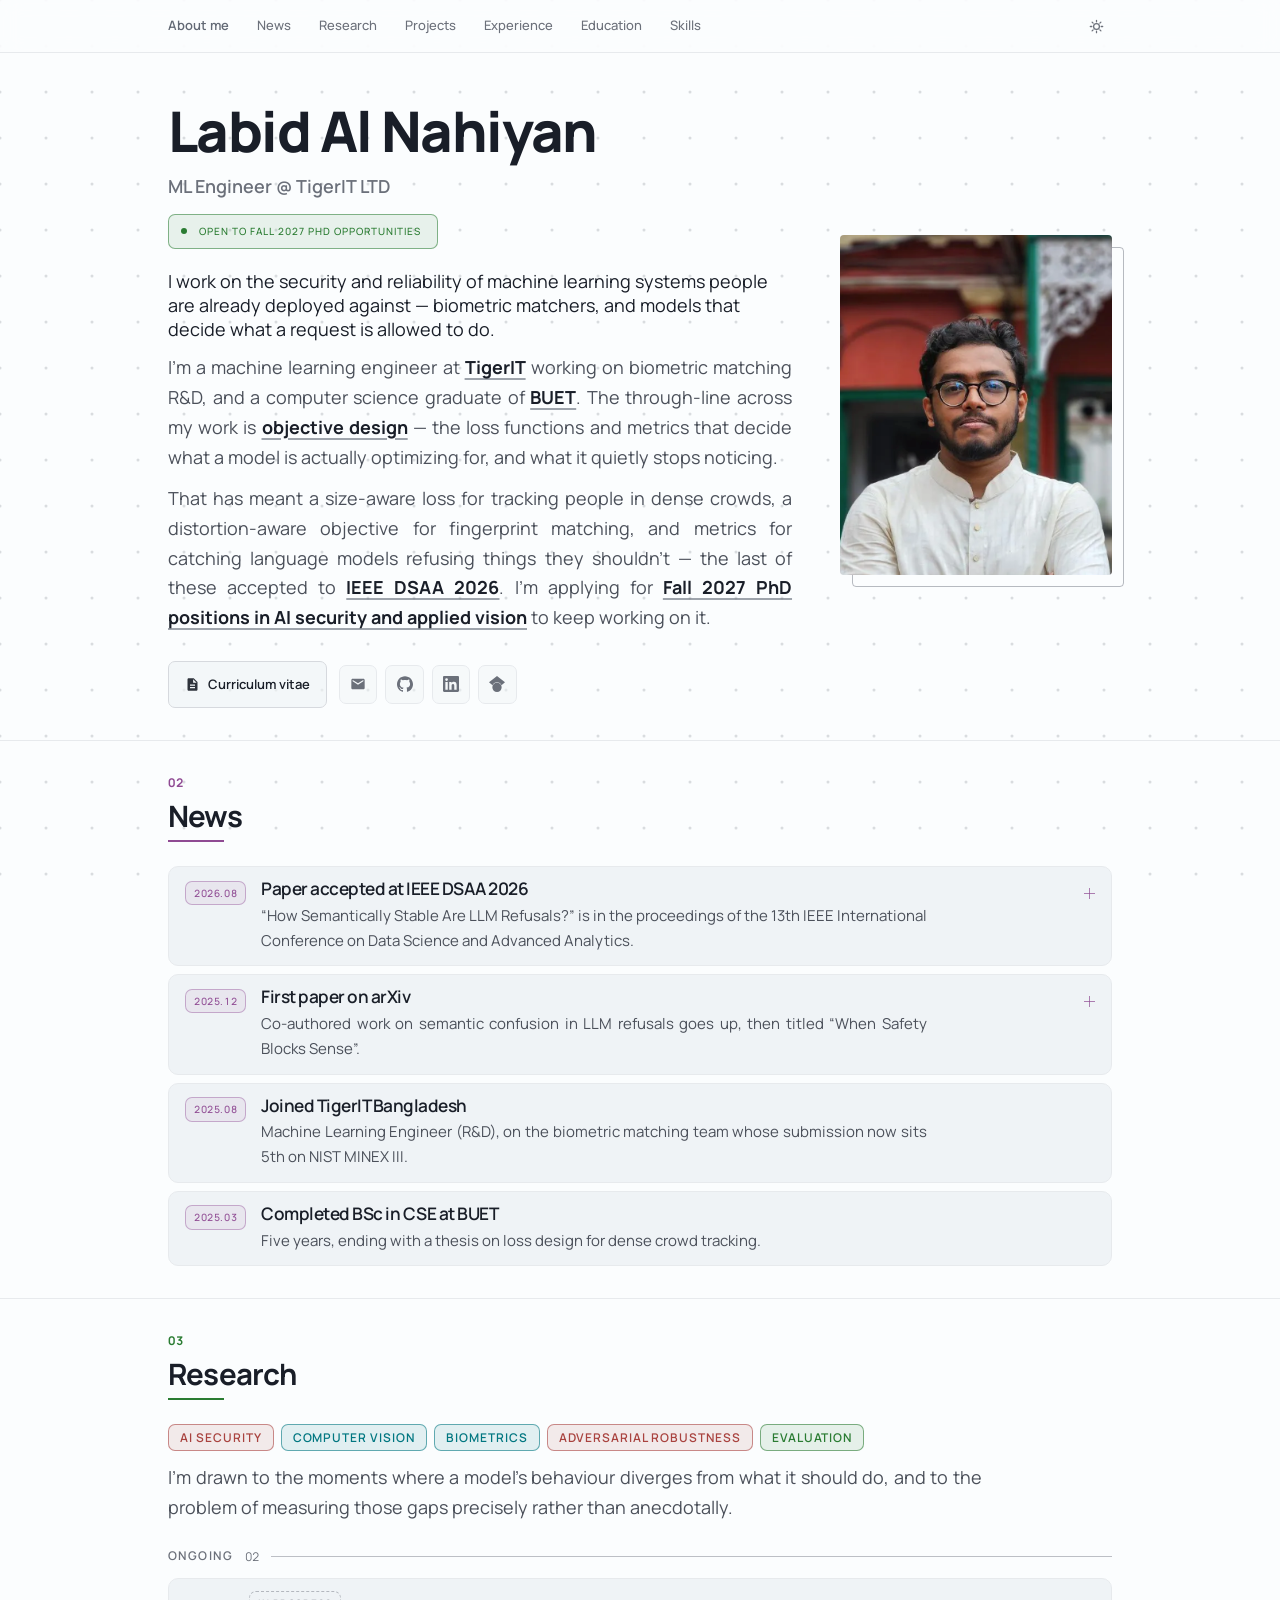
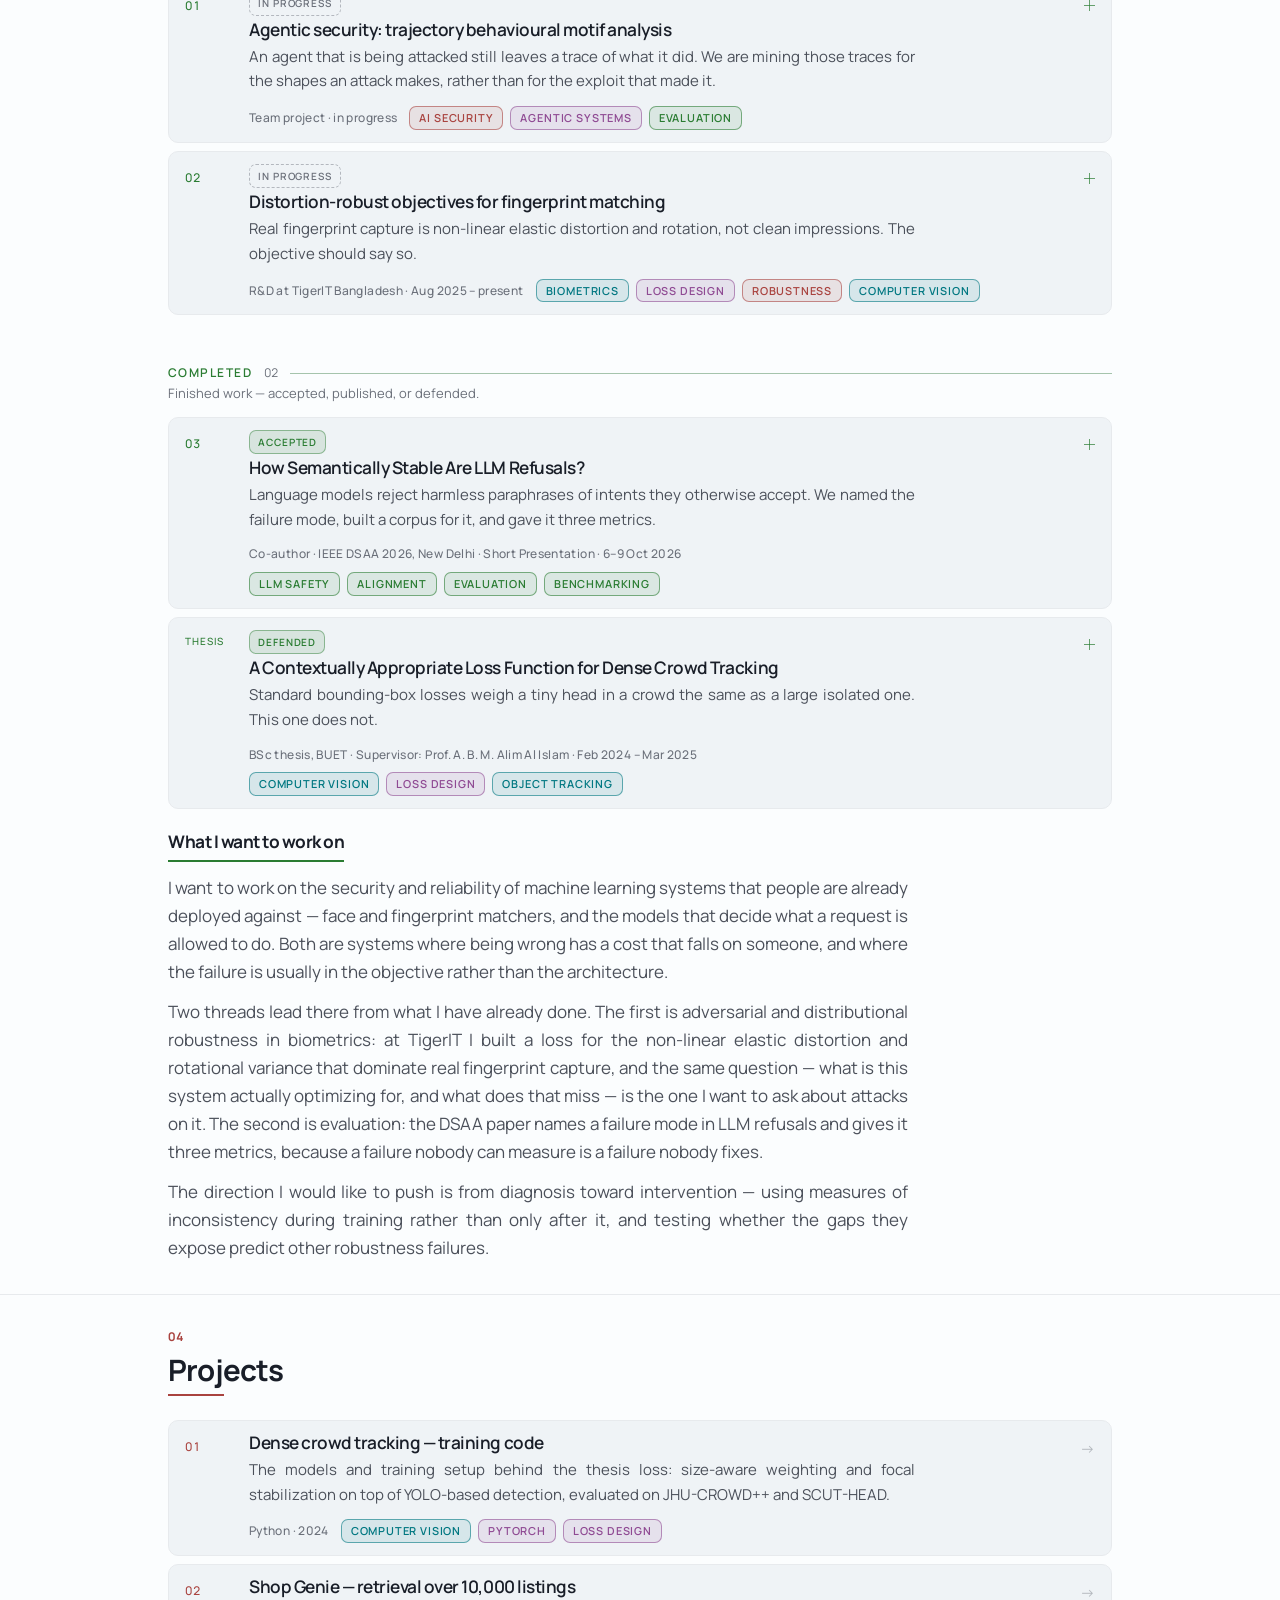
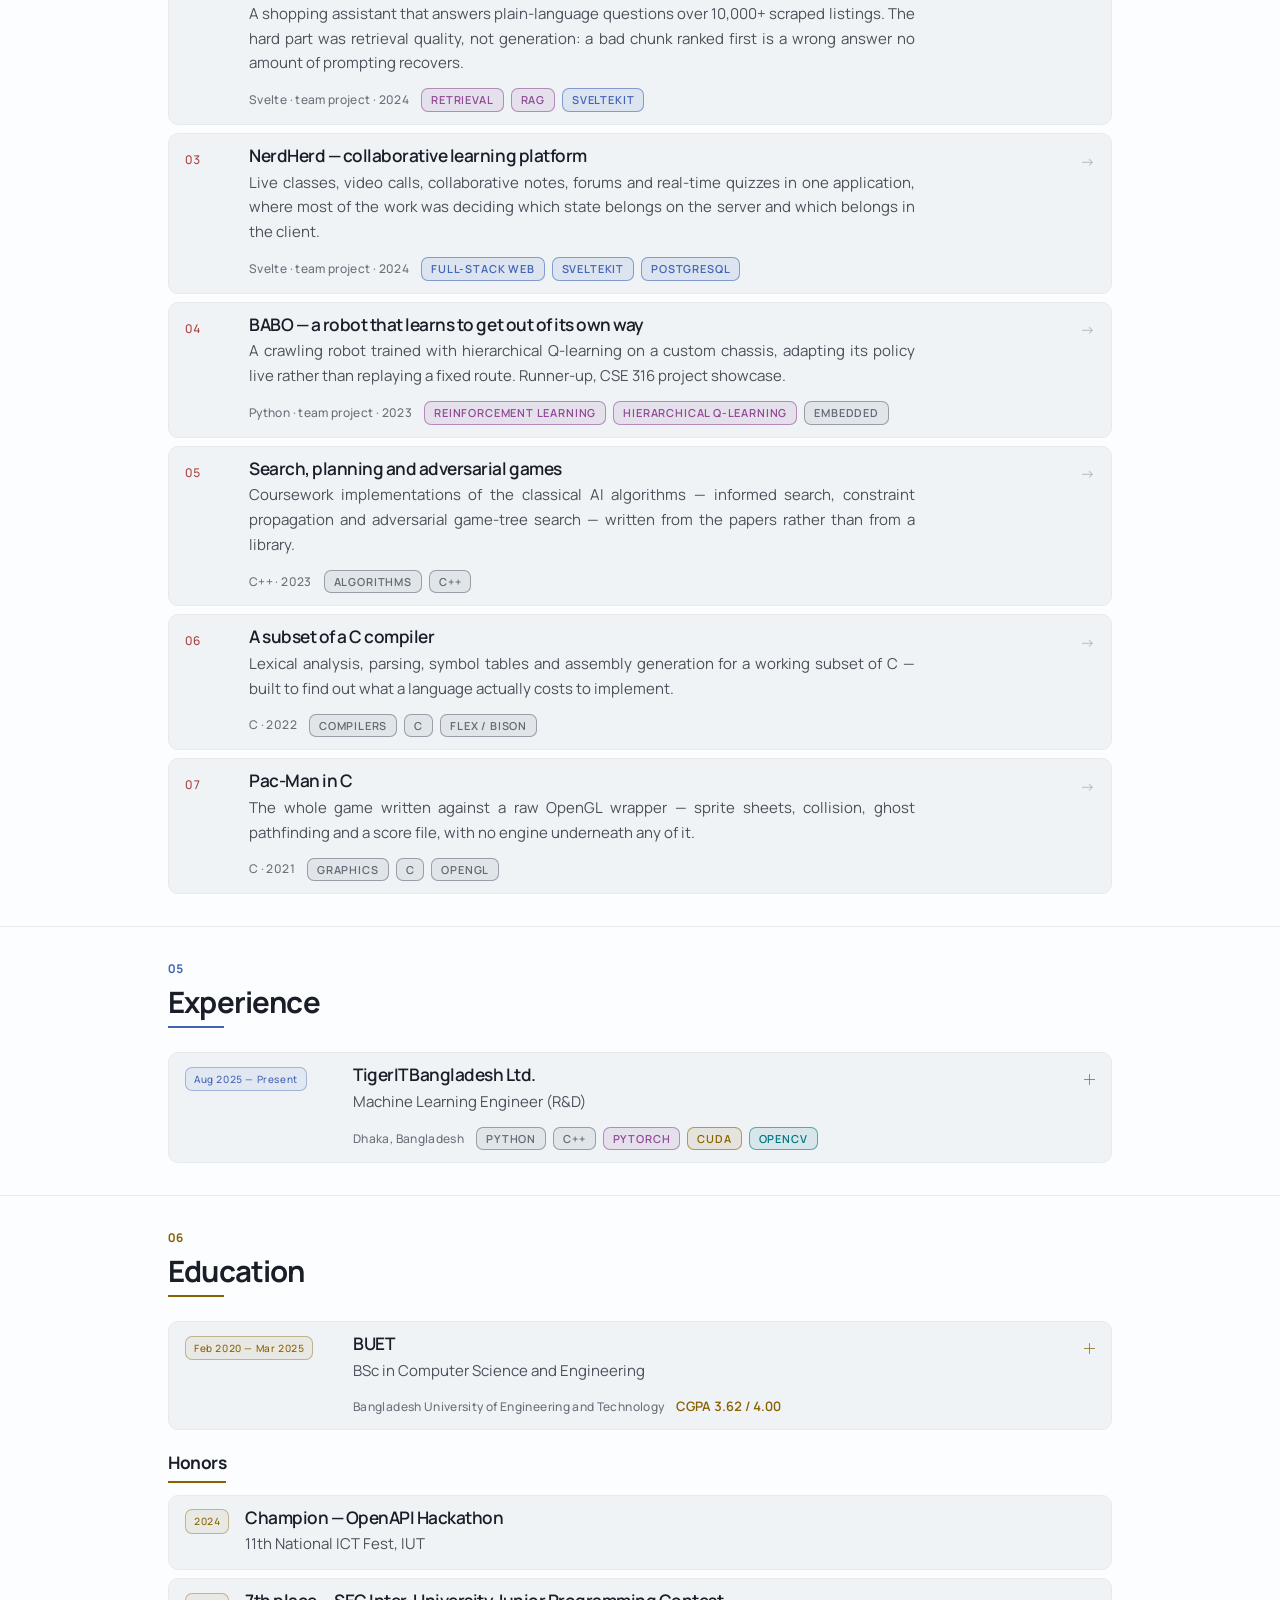
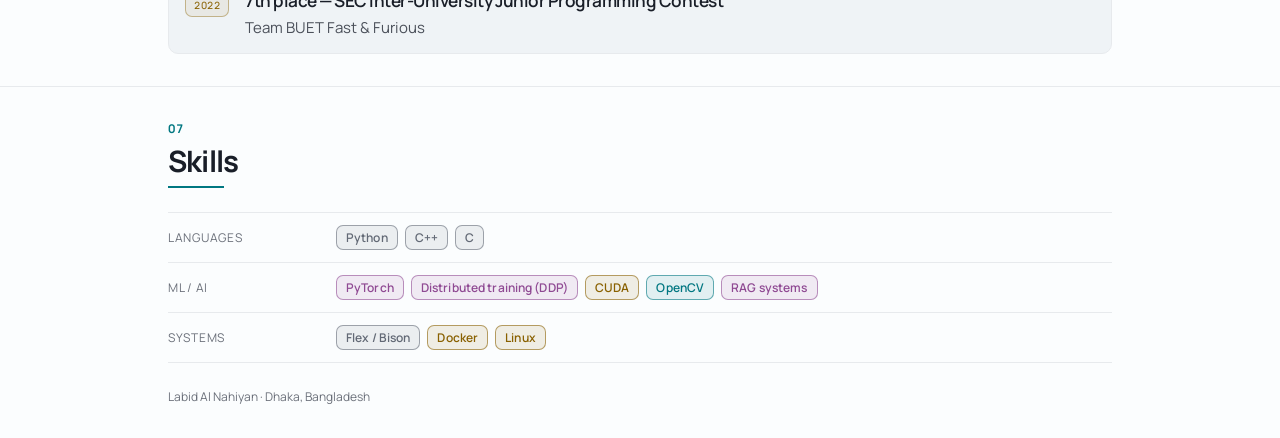
<file: index.html>
<!DOCTYPE html>
<html lang="en">
<head>
  <meta charset="UTF-8" />
  <meta name="viewport" content="width=device-width, initial-scale=1" />
  <meta name="theme-color" content="#fbfdfe" media="(prefers-color-scheme: light)" />
  <meta name="theme-color" content="#171b28" media="(prefers-color-scheme: dark)" />

  <!-- Both are replaced at runtime from content/site.js; these are what a
       crawler sees before scripts run. -->
  <title>Labid Al Nahiyan — ML / AI researcher </title>
  <meta name="description" content="Labid Al Nahiyan works on the security and reliability of machine learning systems — biometric matching and LLM evaluation. Author on an IEEE DSAA 2026 paper. Applying for Fall 2027 PhD positions." />

  <meta property="og:type" content="profile" />
  <meta property="og:title" content="Labid Al Nahiyan — ML / AI researcher" />
  <meta property="og:description" content="Security and reliability of machine learning systems — biometric matching and LLM evaluation. Author on an IEEE DSAA 2026 paper. Applying for Fall 2027 PhD positions." />

  <!-- One family, five weights — see the note in tokens.css. Manrope is
       variable 400..800, so this is a single file and hierarchy comes from
       weight and size rather than from mixing typefaces. -->
  <link rel="preconnect" href="https://fonts.googleapis.com" />
  <link rel="preconnect" href="https://fonts.gstatic.com" crossorigin />
  <link rel="stylesheet" href="https://fonts.googleapis.com/css2?family=Manrope:wght@400..800&display=swap" />

  <!-- Two bars of different length: the site's own mark, and its argument. -->
  <link rel="icon" href="data:image/svg+xml,%3Csvg%20xmlns=&#39;http://www.w3.org/2000/svg&#39;%20viewBox=&#39;0%200%2032%2032&#39;%3E%3Crect%20width=&#39;32&#39;%20height=&#39;32&#39;%20rx=&#39;7&#39;%20fill=&#39;%23171b28&#39;/%3E%3Crect%20x=&#39;7&#39;%20y=&#39;11&#39;%20width=&#39;18&#39;%20height=&#39;3&#39;%20rx=&#39;1.5&#39;%20fill=&#39;%23b2b9c6&#39;/%3E%3Crect%20x=&#39;7&#39;%20y=&#39;18&#39;%20width=&#39;10&#39;%20height=&#39;3&#39;%20rx=&#39;1.5&#39;%20fill=&#39;%2381cf84&#39;/%3E%3C/svg%3E" />

  <link rel="stylesheet" href="assets/css/tokens.css" />
  <link rel="stylesheet" href="assets/css/site.css" />

  <script>
    /* Runs before first paint.

       `js` switches on the scroll-reveal system — without it the page is
       simply visible. `intro-done` keeps the opening from replaying on a
       refresh or a return visit within the same session; because it is set
       here, in <head>, the layer is `display: none` before it is ever parsed,
       so a repeat visit shows no flash of it.

       The timer is the failsafe. The opening runs on CSS animations that
       start at first paint and finish at ~1.2s; 2s is comfortably past that,
       and it fires whatever happened to the module. The portfolio must always
       become usable. */
    (function () {
      var root = document.documentElement;
      root.classList.add("js");

      /* MUST MATCH `intro.enabled` IN content/site.js. There is a test that
         fails if these two disagree, because the duplication is otherwise a
         trap.

         Why it is duplicated at all: the opening has to be in the HTML to
         paint at first frame rather than waiting for a module, and this
         script runs before any module has been parsed — so it cannot ask
         content/site.js. Without the flag here, switching the opening off
         still paints the panels for ~44ms before the module removes them,
         which is a flash of a blank page. Measured. */
      var INTRO_ENABLED = false;
      if (!INTRO_ENABLED) root.classList.add("intro-done");

      /* THEME, AND WHY IT IS HERE RATHER THAN IN A MODULE.
         A saved choice has to be on <html> before the first paint, or the
         page paints light and then snaps to dark — the flash every themed
         site gets wrong. A module cannot do it: it is deferred by definition.
         With nothing saved the attribute stays off and the stylesheet follows
         prefers-color-scheme on its own. */
      try {
        var saved = localStorage.getItem("labid-theme");
        if (saved === "dark" || saved === "light") root.setAttribute("data-theme", saved);
      } catch (e) {}

      try {
        if (sessionStorage.getItem("labid-intro-seen") === "true" && !/[?&]intro\b/.test(location.search)) root.classList.add("intro-done");
      } catch (e) {}
      setTimeout(function () { root.classList.add("intro-done"); }, 2000);
    })();
  </script>
</head>
<body>
  <a class="skip-link" href="#main">Skip to content</a>

  <!-- The opening. Two ivory panels cover the viewport; the identity sits on
       top of them; then the panels part and the portfolio is already there
       underneath, fully rendered.

       `data-state="play"` is written here, not set by script. The whole
       sequence is CSS animations, so it starts at first paint rather than
       waiting for a module to download and execute — which is what used to
       push a ~1.2s opening out past two seconds. JavaScript only clears the
       layer away afterwards, and if it never arrives the panels still part
       and the head failsafe removes the layer. -->
  <div class="intro" data-intro data-state="play" aria-hidden="true">
    <div class="intro__panel intro__panel--top"></div>
    <div class="intro__panel intro__panel--bottom"></div>
    <div class="intro__inner">
      <p class="intro__label" data-intro-name>Labid Al Nahiyan</p>
      <p class="intro__roles" data-intro-roles>Software engineer · ML / AI researcher</p>
      <span class="intro__rule" aria-hidden="true"></span>
    </div>
  </div>

  <!-- The ambient ground: one still lattice, disturbed only where the cursor
       is. Purely decorative — pointer-events none, aria-hidden, drawn at half
       strength, hidden until the opening has finished, and switched off
       entirely unless content/site.js says otherwise. -->
  <div class="ambient" data-ambient aria-hidden="true">
    <canvas class="ambient__field" data-ambient-field></canvas>
  </div>

  <!-- PAGE SHELL.
       A sticky bar across the top and one reading column under it. The fixed
       identity rail this replaced put the portrait, the contacts and the whole
       navigation permanently down the left — which worked, and which was asked
       to go: it is a layout almost nothing else in academia uses, and the page
       it framed had to live in the 70% left over. The identity now sits in the
       hero at full size, where a reader meets it once and does not need it
       held on screen afterwards. -->
  <header class="topbar" data-topbar></header>

  <main id="main" class="flow" data-flow>
    <noscript>
      <div class="frame" style="padding-block: 4rem 3rem; max-width: 46rem">
        <h1 class="hero__name" style="font-size: 2.5rem">Labid Al Nahiyan</h1>
        <p style="margin-top: 1.5rem; color: var(--ink-2)">
          ML / AI researcher. I work on the security and reliability of machine
          learning systems — biometric matching and LLM evaluation. Applying for
          Fall 2027 PhD positions in AI security and applied vision.
        </p>
        <p style="margin-top: 1.5rem; color: var(--ink-2)">
          This page builds itself with JavaScript. With it switched off, reach me at
          <a class="link" href="mailto:labid.nahiyan12@gmail.com">labid.nahiyan12@gmail.com</a>,
          read &ldquo;How Semantically Stable Are LLM Refusals?&rdquo; (IEEE DSAA 2026) at
          <a class="link" href="https://arxiv.org/abs/2512.01037">arXiv:2512.01037</a>,
          or download the <a class="link" href="assets/cv.pdf">CV</a>.
        </p>
      </div>
    </noscript>
  </main>

  <script type="module" src="assets/js/main.js"></script>
</body>
</html>
</file>
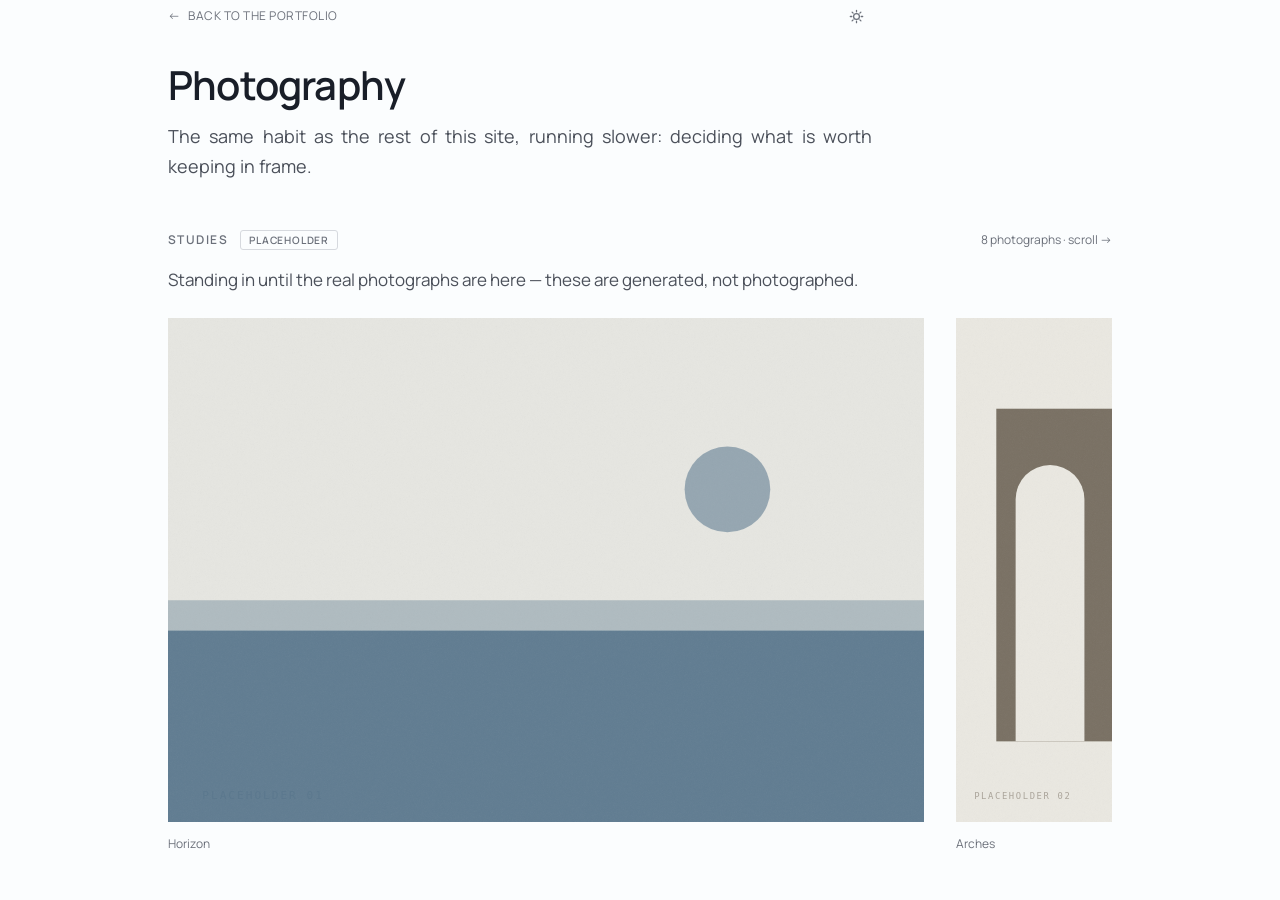
<file: photography.html>
<!DOCTYPE html>
<html lang="en">
<head>
  <meta charset="UTF-8" />
  <meta name="viewport" content="width=device-width, initial-scale=1" />
  <meta name="theme-color" content="#fbfdfe" media="(prefers-color-scheme: light)" />
  <meta name="theme-color" content="#171b28" media="(prefers-color-scheme: dark)" />

  <title>Photography — Labid Al Nahiyan</title>
  <meta name="description" content="Photographs by Labid Al Nahiyan." />
  <meta name="robots" content="noindex, follow" />

  <link rel="preconnect" href="https://fonts.googleapis.com" />
  <link rel="preconnect" href="https://fonts.gstatic.com" crossorigin />
  <link rel="stylesheet" href="https://fonts.googleapis.com/css2?family=Manrope:wght@400..800&display=swap" />

  <link rel="icon" href="data:image/svg+xml,%3Csvg%20xmlns=&#39;http://www.w3.org/2000/svg&#39;%20viewBox=&#39;0%200%2032%2032&#39;%3E%3Crect%20width=&#39;32&#39;%20height=&#39;32&#39;%20rx=&#39;7&#39;%20fill=&#39;%23171b28&#39;/%3E%3Crect%20x=&#39;7&#39;%20y=&#39;11&#39;%20width=&#39;18&#39;%20height=&#39;3&#39;%20rx=&#39;1.5&#39;%20fill=&#39;%23b2b9c6&#39;/%3E%3Crect%20x=&#39;7&#39;%20y=&#39;18&#39;%20width=&#39;10&#39;%20height=&#39;3&#39;%20rx=&#39;1.5&#39;%20fill=&#39;%2381cf84&#39;/%3E%3C/svg%3E" />

  <link rel="stylesheet" href="assets/css/tokens.css" />
  <link rel="stylesheet" href="assets/css/site.css" />

  <script>
    (function () {
      var root = document.documentElement;
      /* Same before-paint theme restore as index.html — see the long note
         there. Both pages read the same `labid-theme` key. */
      try {
        var saved = localStorage.getItem("labid-theme");
        if (saved === "dark" || saved === "light") root.setAttribute("data-theme", saved);
      } catch (e) {}
      /* `photo` restores ordinary page scrolling: the deck model on the
         homepage locks the page height, this page does not use it. */
      root.classList.add("js", "intro-done", "photo");
      /* Arriving here counts as having seen the opening card, so going back
         to the homepage does not replay it. */
      try { sessionStorage.setItem("intro-seen", "1"); } catch (e) {}
    })();
  </script>
</head>
<body>
  <a class="skip-link" href="#main">Skip to content</a>

  <main id="main" class="photo-page" data-photo>
    <noscript>
      <div class="frame">
        <p class="lede">
          This gallery builds itself with JavaScript.
          <a class="link" href="index.html">Back to the portfolio</a>.
        </p>
      </div>
    </noscript>
  </main>

  <script type="module" src="assets/js/photo.js"></script>
</body>
</html>
</file>
<file: assets/css/tokens.css>
/* ===========================================================================
   tokens.css — the control panel.
   Change a value here and it propagates everywhere. Nothing else to edit.

   WHERE THE COLOUR COMES FROM
   This site belongs to someone whose subject is measurement — loss functions,
   evaluation metrics, confusion matrices. The instrument of that field is the
   perceptually-uniform colormap: viridis, magma, cividis, the scales built so
   that equal steps in data are equal steps in perceived colour.

   So the palette is built the way one of those is built. Six hues spaced
   evenly 60 degrees apart around OKLCH, plus one deliberate near-neutral, and
   every one of them pinned to the SAME LIGHTNESS — L=0.520 on the light
   theme, L=0.785 on the dark. Chroma is then clamped to whatever sRGB can
   actually show at that lightness.

   The point of that constraint is the point of a perceptual colormap: no
   sample outshouts another. Measured on the light theme the seven families
   land between 5.11:1 and 5.78:1 — a spread of 0.67 — so no field on this
   page is louder than any other field. That is a claim about the taxonomy,
   not a decoration.

   Regenerate with `node assets/css/_palette.mjs`. Do not hand-edit a colour
   below; change the hue, lightness or chroma constants in that file and run
   it, or the equal-weight property quietly stops being true.

   THEMES
   Light values are live in :root. Dark values live once in the `--dk-*` bank
   at the foot of :root, and two thin blocks map them onto the live names —
   one for the system preference, one for an explicit choice. The two mapping
   blocks are deliberately identical text: if they ever drift, a diff shows it
   immediately. No colour value is ever written twice.
   =========================================================================== */

:root {
  color-scheme: light;

  /* --- Surfaces & ink (light) -------------------------------------------- */
  --page:       #fbfdfe;   /* the page. Cool, not cream. */
  --paper-2:    #eff3f6;   /* recessed wells, chart tracks */
  --card:       #f6f8fa;   /* raised surfaces, rare */

  /* Kept as an alias because the intro panels, the header wash, the veil and
     the mobile pager fade all still ask for --paper. Grep before removing. */
  --paper:      var(--page);

  --ink:        #191e28;   /* primary text, 16.4:1 */
  --ink-2:      #4b505a;   /* body at rest,  7.9:1 */
  --ink-3:      #6b707a;   /* metadata,      4.9:1 */

  --rule:       #d6d9de;   /* hairlines */
  --rule-2:     #e7eaed;   /* fainter hairlines */

  /* --- Field colour: the seven families ----------------------------------
     Bound to what a thing IS, not to where it sits: `Computer vision` is the
     same teal in Research, in Work and in Skills. The vocabulary — which word
     lands in which family — is in content/tags.js.

     `systems` is the near-neutral on purpose. It is the fallback, it carries
     the programming languages, and about a third of every tag on the site is
     drawn in it. It is what stops six saturated hues reading as confetti.  */
  --tag-security: #a9433f;   /*  25°  red      — AI / computer security   */
  --tag-infra:    #896100;   /*  80°  amber    — CUDA, Docker, Linux, Git */
  --tag-research: #2a7c32;   /* 145°  green    — fields, safety, metrics  */
  --tag-vision:   #007781;   /* 205°  teal     — vision, detection        */
  --tag-web:      #4264b6;   /* 265°  blue     — application engineering  */
  --tag-ml:       #8f4a93;   /* 325°  magenta  — models, training, losses */
  --tag-systems:  #626975;   /* 262°  neutral  — languages, compilers     */

  /* --- Section accent -----------------------------------------------------
     ONE HUE WHEEL, USED TWICE. The families above say what something is;
     these say where you are. Same six hues and the same neutral, so the page
     never introduces a colour the reader has not already been taught.

     --accent is the single hook every component reads. Sections rebind it for
     their own subtree in site.css §5, so a section number, a rule, a +, an
     arrow and a link all pick up that section's identity at once.

     THE PAPER DOES NOT CHANGE between sections. The colour lives in the
     marks; the ground holds still. */
  --accent:     var(--accent-research);
  --accent-2:   #005812;   /* hover — one step down in lightness */
  --accent-t:   #dfe6df;   /* tint bed for the results rule */

  --accent-profile:    #626975;   /* 262° neutral */
  --accent-news:       #8f4a93;   /* 325° magenta */
  --accent-research:   #2a7c32;   /* 145° green   */
  --accent-work:       #a9433f;   /*  25° red     */
  --accent-experience: #4264b6;   /* 265° blue    */
  --accent-education:  #896100;   /*  80° amber   */
  --accent-skills:     #007781;   /* 205° teal    */

  --focus:      #4264b6;

  /* --- Tag geometry -------------------------------------------------------
     An editorial label, not a SaaS pill: the radius stays well short of a
     capsule and the padding is tight enough that a row of tags never
     outweighs the title above it. --tag-bed and --tag-line are the one dial
     for "more colour" — everything tinted on the site reads from them.     */
  --tag-radius:  7px;
  --tag-pad:     4px 9px;
  --tag-gap:     7px;
  --tag-bed:     10%;
  --tag-line:    58%;
  --tag-bed-on:  17%;   /* hover */
  --tag-line-on: 82%;

  /* --- Type ---------------------------------------------------------------
     ONE FAMILY, FIVE WEIGHTS. Manrope, variable 400..800, and nothing else.

     The three-voice stack it replaced — a grotesque for structure, a serif for
     reading, a mono for data — is gone by request. Hierarchy now comes from
     weight and size inside one family, which is a harder discipline and a
     quieter result:

       400  body, descriptions, bio
       500  metadata, navigation, tags, contact
       600  subheadings, item titles
       700  section titles
       800  the name, and nothing else

     WHAT WAS TRADED. The mono voice is gone, so labels and tags no longer
     have the fixed-width texture that separated them from prose at a glance;
     that job is now done by letter-spacing and by colour. Digits are held in
     line with `font-variant-numeric: tabular-nums` where they need to align,
     because Manrope's proportional figures will not do it on their own.

     The three token names are kept and all point at the same stack, so the
     split is one edit away if the mono is ever missed.                     */
  --font-display: "Manrope", "Helvetica Neue", Arial, sans-serif;
  --font-body:    "Manrope", "Helvetica Neue", Arial, sans-serif;
  --font-mono:    "Manrope", "Helvetica Neue", Arial, sans-serif;

  /* Manrope runs small for its point size, so the body sits at 17px rather
     than the 16 the serif needed. */
  --step--2: 0.75rem;    /* 12px — labels, tags, metadata */
  --step--1: 0.8125rem;  /* 13px — dense metadata */
  --step-0:  1.0625rem;  /* 17px — body */

  /* CARD BODY. 15px, one notch under the body step, and it is set once on
     `.row` so everything inside a card inherits it — descriptions, the fields
     behind the +, bullet points. The title, the metadata line and the tags all
     name their own size, so none of them move with it.

     Why cards get their own step at all: a card is a summary. At the full body
     size its description carried the same weight as the running prose in
     Research and About, so a page of cards read as a page of paragraphs that
     happened to have borders. A step down is what makes the title the thing
     you read first. */
  --step-card: 0.9375rem;   /* 15px — everything inside a card */
  /* 18px, down from 19. The bio is justified in a 66ch column, and at 19px
     that column held few enough words per line that a pushed-down long word
     left visible rivers behind it. A smaller step fits more words per line,
     which is the actual fix for a river — see the justification note in
     site.css §2. */
  --step-1:  1.125rem;   /* 18px — bio, statements */

  /* HEADINGS. Large enough to carry the structure, then pulled back a step:
     54px section titles were competing with the content rather than framing
     it. At 1440 these land at 44px and 30px — a clear step between them, and
     a clear step down from each to the 17px body. */
  /* Card titles. Pulled back twice now. 26px was still setting a 63-character
     thesis title over two lines inside its own card and giving every row the
     visual weight of a heading; 21px keeps the step down from the section
     title intact and lets a long academic title finish on one line.

     THE PAIR MOVES TOGETHER. --step-3 came down with it — the step between
     "where am I" and "what is this" is a RATIO, and shrinking only the card
     title would have widened that gap into a gulf. 32/21 holds the same
     relationship 44/26 did. */
  --step-2:  clamp(1.0625rem, 1.35vw, 1.3125rem); /* item and project titles */
  --step-3:  clamp(1.55rem, 2.3vw, 2rem);         /* section titles */
  /* The name, and it must hold ONE line — see `white-space: nowrap` on
     .rail__name. Capped at 32px now rather than 36px, which measures ~235px.
     If the name in content/site.js ever gets longer, this cap and --rail-w
     are the two numbers to re-measure TOGETHER — the rail is sized by this
     value, so lowering one without the other either wraps the name or leaves
     dead column beside it. */
  --step-4:  clamp(1.6rem, 2.2vw, 2rem);

  /* THE HERO NAME, and the only thing set at this size. It is the first thing
     on the page and the one place the site is allowed to be loud — a name at
     body-adjacent size reads as a label on a document rather than as a person.
     It replaced --step-4's job when the identity moved out of the rail and
     into the hero; --step-4 still sizes the opening card. */
  --step-5:  clamp(2.25rem, 4.4vw, 3.5rem);

  --leading-tight: 1.06;
  --leading-snug:  1.35;
  --leading-body:  1.65;

  /* Manrope is a touch wide at display sizes and a touch tight at label sizes;
     these two corrections are applied everywhere rather than per-component. */
  --tracking-display: -0.028em;
  --tracking-mono:     0.1em;    /* the old mono voice, carried by spacing */

  /* PROSE WIDTH. 66ch is the textbook number for a body column, and it was the
     right one when the reading column was the whole page. It is not the right
     one here: the column beside the rail is ~1030px at 1440, prose was being
     set to 620px of it, and the remaining 400px sat empty while every
     paragraph on the site ran a third longer than it needed to. 74ch is still
     inside the comfortable range and takes roughly a line off every
     paragraph — which is a shorter page for free, with no content cut. */
  --measure: 74ch;        /* prose width */

  /* --- Space -------------------------------------------------------------- */
  --space-1: 0.25rem;
  --space-2: 0.5rem;
  --space-3: 0.75rem;
  --space-4: 1rem;
  --space-5: 1.5rem;
  --space-6: 2rem;
  --space-7: 3rem;
  --space-8: 4.5rem;
  --space-9: 7rem;

  /* --- Layout ------------------------------------------------------------- */
  /* CONTENT FRAME. 1056px, and the top bar uses the same value — the nav
     links sit directly above the hero, and every section heading lines up
     under the first of them. It was 1180 when a 19rem rail ate the left of
     the window; without the rail that reads as a wide banner rather than as
     a page. */
  --frame:  66rem;       /* 1056px — content frame, and the top bar */
  --gutter: clamp(1.25rem, 5vw, 3.5rem);

  /* How hard the ambient lattice is drawn. The one dial for that layer. */
  --ambient-k: .75;

  --radius: 3px;         /* a printed page, not an app */
  --radius-photo: 4px;   /* the portrait */

  /* --- Motion -------------------------------------------------------------
     One curve, three durations. Everything on the site uses these.         */
  --ease:   cubic-bezier(0.22, 0.61, 0.36, 1);
  --t-fast: 150ms;
  --t-base: 280ms;
  --t-slow: 700ms;

  /* --- Dark values, defined once ------------------------------------------
     Not a black page with a bright accent — that look is as much a default as
     the cream one. The ground is a deep slate-indigo lifted well off black,
     the same hue family the neutral tag is drawn from, so the dark theme is
     the light theme's own palette turned down rather than a different site. */
  --dk-page:       #171b28;
  --dk-paper-2:    #252938;
  --dk-card:       #202432;
  --dk-ink:        #eef0f4;   /* 15.0:1 */
  --dk-ink-2:      #c8ccd4;   /* 10.7:1 */
  --dk-ink-3:      #a2a8b2;   /*  7.2:1 */
  --dk-rule:       #383c4c;
  --dk-rule-2:     #2a2e3c;

  --dk-tag-security: #ff9890;
  --dk-tag-infra:    #e4af4d;
  --dk-tag-research: #81cf84;
  --dk-tag-vision:   #1fd0e0;
  --dk-tag-web:      #97b8ff;
  --dk-tag-ml:       #e39be7;
  --dk-tag-systems:  #b2b9c6;

  --dk-accent-2:   #afedb0;
  --dk-accent-t:   #2c3a2e;

  --dk-accent-profile:    #b2b9c6;
  --dk-accent-news:       #e39be7;
  --dk-accent-research:   #81cf84;
  --dk-accent-work:       #ff9890;
  --dk-accent-experience: #97b8ff;
  --dk-accent-education:  #e4af4d;
  --dk-accent-skills:     #1fd0e0;

  --dk-focus:      #97b8ff;

  /* A tinted film reads differently over a dark ground than a light one, so
     the two dials that govern every tint are turned up a little here. */
  --dk-tag-bed:     14%;
  --dk-tag-line:    52%;
  --dk-tag-bed-on:  22%;
  --dk-tag-line-on: 78%;
}

/* --- Dark, by system preference -------------------------------------------
   `:not([data-theme="light"])` so an explicit light choice still wins.
   THIS BLOCK AND THE NEXT MUST STAY IDENTICAL apart from their selector. */
@media (prefers-color-scheme: dark) {
  :root:not([data-theme="light"]) {
    color-scheme: dark;
    --page: var(--dk-page);
    --paper-2: var(--dk-paper-2);
    --card: var(--dk-card);
    --ink: var(--dk-ink);
    --ink-2: var(--dk-ink-2);
    --ink-3: var(--dk-ink-3);
    --rule: var(--dk-rule);
    --rule-2: var(--dk-rule-2);
    --tag-security: var(--dk-tag-security);
    --tag-infra: var(--dk-tag-infra);
    --tag-research: var(--dk-tag-research);
    --tag-vision: var(--dk-tag-vision);
    --tag-web: var(--dk-tag-web);
    --tag-ml: var(--dk-tag-ml);
    --tag-systems: var(--dk-tag-systems);
    --accent-2: var(--dk-accent-2);
    --accent-t: var(--dk-accent-t);
    --accent-profile: var(--dk-accent-profile);
    --accent-news: var(--dk-accent-news);
    --accent-research: var(--dk-accent-research);
    --accent-work: var(--dk-accent-work);
    --accent-experience: var(--dk-accent-experience);
    --accent-education: var(--dk-accent-education);
    --accent-skills: var(--dk-accent-skills);
    --focus: var(--dk-focus);
    --tag-bed: var(--dk-tag-bed);
    --tag-line: var(--dk-tag-line);
    --tag-bed-on: var(--dk-tag-bed-on);
    --tag-line-on: var(--dk-tag-line-on);
  }
}

/* --- Dark, by explicit choice --------------------------------------------- */
:root[data-theme="dark"] {
  color-scheme: dark;
  --page: var(--dk-page);
  --paper-2: var(--dk-paper-2);
  --card: var(--dk-card);
  --ink: var(--dk-ink);
  --ink-2: var(--dk-ink-2);
  --ink-3: var(--dk-ink-3);
  --rule: var(--dk-rule);
  --rule-2: var(--dk-rule-2);
  --tag-security: var(--dk-tag-security);
  --tag-infra: var(--dk-tag-infra);
  --tag-research: var(--dk-tag-research);
  --tag-vision: var(--dk-tag-vision);
  --tag-web: var(--dk-tag-web);
  --tag-ml: var(--dk-tag-ml);
  --tag-systems: var(--dk-tag-systems);
  --accent-2: var(--dk-accent-2);
  --accent-t: var(--dk-accent-t);
  --accent-profile: var(--dk-accent-profile);
  --accent-news: var(--dk-accent-news);
  --accent-research: var(--dk-accent-research);
  --accent-work: var(--dk-accent-work);
  --accent-experience: var(--dk-accent-experience);
  --accent-education: var(--dk-accent-education);
  --accent-skills: var(--dk-accent-skills);
  --focus: var(--dk-focus);
  --tag-bed: var(--dk-tag-bed);
  --tag-line: var(--dk-tag-line);
  --tag-bed-on: var(--dk-tag-bed-on);
  --tag-line-on: var(--dk-tag-line-on);
}
</file>
<file: assets/css/site.css>
/* ===========================================================================
   site.css

   Layout, components, motion. Colour/type/space values live in tokens.css.

   THE LAYOUT — read this before changing any layout rule

       one column, centred, scrolling vertically like a page
       a sticky bar across the top of it

   That is the whole model. It has been through two predecessors: a horizontal
   deck of seven viewport-wide panes, then a fixed 19rem identity rail down the
   left. Nothing hijacks the wheel, nothing transforms the scroll, and the
   browser owns momentum, rubber-banding and touch entirely.

   Rules this imposes:
   · The bar and the content share one container, `--frame`. A nav link sits
     directly above the heading it points at. Changing one without the other
     breaks the only alignment on the page.
   · Sections carry `scroll-margin-top` for the bar's height, or a jump from
     the nav parks the heading underneath the bar that was used to reach it.
   · Below 860px the links fold into a panel behind a Menu button.
   · The ambient ground is decoration. It is `pointer-events: none` and must
     never be given a z-index that puts it over content.

   THE SPACING RULE
   Big space *between* sections, small space *between items inside* one. A
   list of research should read as a list, not as five things that happen to
   share a screen.

   1  Base
   2  Text primitives
   3  The theme control
   4  Opening card
   5  The top bar & sections
   6  The ambient ground
   7  The hero (section 01)
   8  Editorial rows
   9  Row interiors
   10 The metric chart
   11 Skills & closing
   12 Photography page
   13 Photograph viewer
   14 Reveal system
   15 Responsive
   16 Reduced motion & print
   =========================================================================== */

/* ============ 1. BASE ============ */

*,
*::before,
*::after { box-sizing: border-box; }

html {
  -webkit-text-size-adjust: 100%;
  scroll-behavior: smooth;
}
@media (prefers-reduced-motion: reduce) { html { scroll-behavior: auto; } }

body {
  margin: 0;
  background: var(--paper);
  color: var(--ink);
  font-family: var(--font-body);
  font-size: var(--step-0);
  line-height: var(--leading-body);
  -webkit-font-smoothing: antialiased;
  text-rendering: optimizeLegibility;
  /* Literata carries an optical-size axis; hand it the real size so it uses
     the cut meant for running text rather than the display one. */
  font-optical-sizing: auto;
  /* The theme can be switched mid-visit, so the ground and the ink move
     rather than jumping. Only these two — animating every colour on the page
     at once is what makes a theme switch feel like a page load. */
  transition: background-color var(--t-base) var(--ease), color var(--t-base) var(--ease);
}
@media (prefers-reduced-motion: reduce) { body { transition: none; } }

body[data-lightbox-open="true"] { overflow: hidden; }

/* Structure is the grotesque, and it sets loose by default — every heading
   pulls in by --tracking-display. Weight 500 rather than 400: Space Grotesk
   at regular is light enough that a title stops out-ranking the prose under
   it once the prose is a serif. */
h1, h2, h3, h4 {
  margin: 0;
  font-family: var(--font-display);
  font-weight: 600;
  line-height: var(--leading-tight);
  letter-spacing: var(--tracking-display);
}

p { margin: 0; }
img { max-width: 100%; display: block; }
ul, ol { margin: 0; padding: 0; list-style: none; }
a { color: inherit; }

button {
  font: inherit;
  color: inherit;
  background: none;
  border: 0;
  padding: 0;
  cursor: pointer;
}

code {
  font-family: var(--font-mono);
  font-size: 0.85em;
  background: var(--paper-2);
  padding: 0.15em 0.4em;
  border-radius: var(--radius);
}

:focus-visible {
  outline: 2px solid var(--focus);
  outline-offset: 3px;
  border-radius: 1px;
}
.section:focus { outline: none; }

.frame {
  width: 100%;
  max-width: var(--frame);
  margin-inline: auto;
  padding-inline: var(--gutter);
}

.skip-link {
  position: absolute;
  left: var(--gutter);
  top: -4rem;
  z-index: 200;
  background: var(--ink);
  color: var(--paper);
  padding: var(--space-3) var(--space-4);
  font-family: var(--font-mono);
  font-size: var(--step--2);
  text-decoration: none;
  transition: top var(--t-fast) var(--ease);
}
.skip-link:focus { top: var(--space-4); }

.sr-only {
  position: absolute;
  width: 1px; height: 1px;
  padding: 0; margin: -1px;
  overflow: hidden;
  clip: rect(0 0 0 0);
  white-space: nowrap;
  border: 0;
}

/* ============ 2. TEXT PRIMITIVES ============ */

.lede { font-size: var(--step-1); color: var(--ink-2); max-width: var(--measure); }
.prose { color: var(--ink-2); max-width: var(--measure); }
.prose p + p { margin-top: var(--space-3); }

/* -- justified prose --------------------------------------------------------
   Running text is justified, and **words are never broken to make a line
   fit** — no hyphenation, and nothing that splits a word mid-way.

   `hyphens: none` is set explicitly rather than left to the default. The
   default is `manual`, which still honours a soft hyphen in the source, and
   it leaves the intent unstated for the next person; `none` says the choice
   out loud and holds even if a stray `&shy;` gets pasted into content.

   The cost is real and worth knowing: justification works by stretching the
   spaces on a line, and taking hyphenation away means a long word that will
   not fit gets pushed to the next line whole, leaving the line before it to
   spread. Wide gaps are the price of unbroken words. That trade was made
   deliberately — if the gaps ever look worse than the breaks did, the lever
   is `hyphens: auto` on this one rule, not a change to the alignment.

   Prose only. Titles, labels, metadata, mono and tags stay ranged left;
   justifying a two-word label just stretches it across the column. A
   single-line paragraph is unaffected either way, because the last line of a
   block is never justified — which is also why a two-line paragraph justifies
   its first line and leaves the second alone. That is correct, not a bug.  */
.lede,
.prose p,
.bio__text p,
.row__desc,
.row__text,
.field__text,
.points li,
.album__desc {
  text-align: justify;
  -webkit-hyphens: none;
  hyphens: none;
  /* A word longer than the line still moves down whole rather than being cut
     apart; only a genuine overflow would ever force a break. */
  overflow-wrap: normal;
  word-break: normal;
}

.link {
  color: var(--accent);
  text-decoration: none;
  background-image: linear-gradient(currentColor, currentColor);
  background-position: 0 100%;
  background-repeat: no-repeat;
  background-size: 100% 1px;
  transition: color var(--t-fast) var(--ease), background-size var(--t-fast) var(--ease);
}
.link:hover { color: var(--accent-2); background-size: 100% 2px; }

/* The photography link inside the bio: quiet, so finding it feels earned. */
.link--aside {
  color: var(--ink);
  text-decoration: none;
  background-image: linear-gradient(var(--ink-3), var(--ink-3));
  background-position: 0 100%;
  background-repeat: no-repeat;
  background-size: 100% 1px;
  transition: color var(--t-fast) var(--ease), background-image var(--t-fast) var(--ease);
}
.link--aside:hover {
  color: var(--accent);
  background-image: linear-gradient(var(--accent), var(--accent));
}
.link--aside__mark {
  display: inline-block;
  margin-left: var(--space-2);
  font-family: var(--font-mono);
  font-size: 0.85em;
  color: var(--accent-research);
  transition: transform var(--t-base) var(--ease);
}
.link--aside:hover .link--aside__mark { transform: translateX(3px); }

/* Named links — "Read the preprint ↗". Accent, with a rule that draws in from
   the left on hover and an arrow that steps with it. No button, no box. */
.outlink {
  position: relative;
  display: inline-flex;
  align-items: center;
  gap: var(--space-2);
  padding-bottom: 3px;
  font-family: var(--font-mono);
  font-size: var(--step--2);
  letter-spacing: 0.03em;
  text-decoration: none;
  color: var(--accent);
  transition: color var(--t-fast) var(--ease);
}
.outlink::before {
  content: "";
  position: absolute;
  left: 0; right: 0; bottom: 0;
  height: 1px;
  background: currentColor;
  transform: scaleX(0);
  transform-origin: left;
  transition: transform var(--t-base) var(--ease);
}
.outlink::after { content: "↗"; transition: transform var(--t-base) var(--ease); }
.outlink:hover { color: var(--accent-2); }
.outlink:hover::before { transform: scaleX(1); }
.outlink:hover::after { transform: translate(3px, -3px); }

/* ============ 2b. TAGS ============ */
/* The site's one strong colour idea, and the only component with a border.

   A tag is coloured by WHAT IT IS, not by where it sits — `Computer vision`
   is the same teal in Research, in Work and in Skills. Seven families, bound
   below from `data-family`, which render.js reads out of content/tags.js.
   No component and no rule outside this block knows the colours exist.

   Everything here reads from --tag. Restyling all tags at once means editing
   this block; recolouring the taxonomy means editing tokens.css. */

.tags {
  display: flex;
  flex-wrap: wrap;
  gap: var(--tag-gap);
  padding: 0;
  margin: 0;
  list-style: none;
}

.tag {
  --tag: var(--tag-systems);       /* overridden per family below */

  display: inline-flex;
  align-items: center;
  padding: var(--tag-pad);
  border: 1px solid color-mix(in srgb, var(--tag) var(--tag-line), transparent);
  border-radius: var(--tag-radius);
  background: color-mix(in srgb, var(--tag) var(--tag-bed), transparent);
  color: var(--tag);

  font-family: var(--font-mono);
  font-size: 0.6875rem;            /* 11px — Manrope runs small at label sizes */
  font-weight: 600;
  line-height: 1.25;
  letter-spacing: 0.075em;
  text-transform: uppercase;
  white-space: nowrap;

  transition: background var(--t-fast) var(--ease),
              border-color var(--t-fast) var(--ease),
              transform var(--t-fast) var(--ease);
}

/* A lift of one pixel, and nothing else moves. Enough to feel live; not
   enough to make a row of eight tags look like it is breathing. */
.tag:hover {
  border-color: color-mix(in srgb, var(--tag) var(--tag-line-on), transparent);
  background: color-mix(in srgb, var(--tag) var(--tag-bed-on), transparent);
  transform: translateY(-1px);
}

.tag[data-family="research"] { --tag: var(--tag-research); }
.tag[data-family="vision"]   { --tag: var(--tag-vision); }
.tag[data-family="security"] { --tag: var(--tag-security); }
.tag[data-family="ml"]       { --tag: var(--tag-ml); }
.tag[data-family="web"]      { --tag: var(--tag-web); }
.tag[data-family="systems"]  { --tag: var(--tag-systems); }
.tag[data-family="infra"]    { --tag: var(--tag-infra); }

/* The research interests, and the profile's focus line: the same tags set one
   step larger, because there they are the statement rather than the footnote. */
.tags--lead .tag {
  font-size: var(--step--2);
  padding: 5px 11px;
  letter-spacing: 0.08em;
}

/* Skills are read as a list of names, not scanned as categories, so they keep
   their capitals and lose the tracking. */
.tags--skills .tag {
  font-size: var(--step--2);
  letter-spacing: 0.01em;
  text-transform: none;
}

/* ============ 3. HEADER & NAVIGATION ============ */

/* -- the theme control -----------------------------------------------------
   A sun and a moon in one 16px box. It shows the theme you are *in*, not the
   one you would get — the aria-label carries the action, and an icon that
   flips to the opposite state is the classic way to make a toggle ambiguous.

   Three states, not two: pressing it cycles light, dark, back to following
   the system. The small dot appears only while a choice is pinned, so it is
   possible to tell "I am on dark because I chose it" from "I am on dark
   because my laptop is". */
.themebtn {
  position: relative;
  display: grid;
  place-items: center;
  width: 2rem;
  height: 2rem;
  margin-left: var(--space-2);
  border: 1px solid transparent;
  border-radius: var(--tag-radius);
  color: var(--ink-3);
  transition: color var(--t-fast) var(--ease),
              border-color var(--t-fast) var(--ease),
              background var(--t-fast) var(--ease);
}
.themebtn:hover {
  color: var(--accent);
  border-color: color-mix(in srgb, var(--accent) 40%, transparent);
  background: color-mix(in srgb, var(--accent) 8%, transparent);
}
.themebtn__mark {
  width: 15px;
  height: 15px;
  fill: none;
  stroke: currentColor;
  stroke-width: 1.35;
  stroke-linecap: round;
  stroke-linejoin: round;
  overflow: visible;
}
.themebtn__sun,
.themebtn__moon { display: none; }
.themebtn[data-resolved="light"] .themebtn__sun { display: block; }
.themebtn[data-resolved="dark"] .themebtn__moon { display: block; }
/* Pinned rather than following the system. */
.themebtn:not([data-mode="system"])::after {
  content: "";
  position: absolute;
  right: 3px;
  bottom: 3px;
  width: 4px;
  height: 4px;
  border-radius: 50%;
  background: var(--accent);
}

/* ============ 4. THE OPENING ============ */
/* A full-screen layer of two ivory panels with the identity on top. The
   portfolio is rendered underneath the whole time — it is simply covered —
   so when the panels part they reveal the real page rather than a fade-in.

   NOT A LOADING SCREEN. Nothing is being waited for; the page underneath is
   already built. It is one short beat of identity, and then it is gone.

       0–300ms     the name fades up
       260–600ms   the role rises into place
       460–680ms   a short accent rule draws beneath it
       700–1240ms  the panels part — top up, bottom down
       ~1240ms     the layer is removed

   THE SCHEDULE LIVES HERE, NOT IN JAVASCRIPT. `data-state="play"` is in the
   HTML, so these animations start at first paint. An earlier version set that
   attribute from a module, which put every beat behind the module's download
   and execution — about 250ms — and pushed the whole opening past 2.3s. The
   panels also part on their own now: with scripting broken or blocked the
   page still reveals itself.

   Everything here is transform and opacity only, and the panels are the only
   thing that moves. */

.intro {
  position: fixed;
  inset: 0;
  z-index: 9999;
  display: grid;
  place-items: center;
  /* No background of its own: the panels do the covering, and once they part
     there must be nothing left tinting the page. */
  background: none;
  pointer-events: none;
}
html.intro-done .intro { display: none; }

.intro__panel {
  position: absolute;
  left: 0;
  right: 0;
  height: 50.5%;           /* the half-pixel overlap hides a seam */
  background: var(--paper);
  will-change: transform;
}
.intro__panel--top { top: 0; }
.intro__panel--bottom { bottom: 0; }

.intro__inner {
  position: relative;
  z-index: 1;
  text-align: center;
  padding-inline: var(--gutter);
}

/* Visible by default, so the identity is on screen even if the stylesheet's
   animations never run. The keyframes replay it from zero.

   The name leads and the roles follow it, in that order of size as well as of
   time — an opening title, not a caption with a name above it. */
.intro__label {
  font-family: var(--font-display);
  font-weight: 600;
  font-size: clamp(2rem, 5.4vw, 3.5rem);
  letter-spacing: -0.03em;
  line-height: 1.05;
  color: var(--ink);
}
.intro__roles {
  font-family: var(--font-mono);
  font-size: var(--step--2);
  letter-spacing: 0.16em;
  text-transform: uppercase;
  color: var(--ink-3);
  margin-top: var(--space-4);
}
/* One line of accent, drawn under the identity as the last beat. */
.intro__rule {
  display: block;
  width: 3.5rem;
  height: 2px;
  margin: var(--space-5) auto 0;
  background: var(--accent-research);
  transform-origin: center;
}

/* The sequence. `forwards` on everything that must hold its end state — the
   layer is still on screen while the panels travel. */
.intro[data-state="play"] .intro__label {
  animation: intro-rise 300ms var(--ease) 40ms both;
}
.intro[data-state="play"] .intro__roles {
  animation: intro-rise 340ms var(--ease) 260ms both;
}
.intro[data-state="play"] .intro__rule {
  animation: intro-draw 220ms var(--ease) 460ms both;
}
.intro[data-state="play"] .intro__inner {
  animation: intro-fade-out 200ms var(--ease) 700ms both;
}
.intro[data-state="play"] .intro__panel--top {
  animation: intro-part-up 540ms cubic-bezier(0.76, 0, 0.24, 1) 700ms both;
}
.intro[data-state="play"] .intro__panel--bottom {
  animation: intro-part-down 540ms cubic-bezier(0.76, 0, 0.24, 1) 700ms both;
}

/* A click or a key sends the whole layer away at once. */
.intro[data-state="skip"] { opacity: 0; transition: opacity 180ms var(--ease); }
.intro[data-state="skip"] * { animation-play-state: paused; }

@keyframes intro-fade {
  from { opacity: 0; }
  to   { opacity: 1; }
}
@keyframes intro-fade-out {
  from { opacity: 1; }
  to   { opacity: 0; }
}
@keyframes intro-rise {
  from { opacity: 0; transform: translateY(9px); }
  to   { opacity: 1; transform: none; }
}
@keyframes intro-draw {
  from { transform: scaleX(0); }
  to   { transform: scaleX(1); }
}
@keyframes intro-part-up {
  from { transform: none; }
  to   { transform: translateY(-100%); }
}
@keyframes intro-part-down {
  from { transform: none; }
  to   { transform: translateY(100%); }
}

/* ============ 5. THE TOP BAR & SECTIONS ============ */
/* ONE COLUMN UNDER A STICKY BAR.

   This replaced a fixed identity rail — a 19rem column down the left holding
   the portrait, the name, the contacts and the whole navigation, on screen at
   every moment. The argument for it was that a reader assessing an application
   never has to go looking for the email address. The argument against it, and
   the reason it is gone: it is a layout almost nothing in academia uses, it
   spent a sixth of the window on identity for the entire visit, and the page
   it framed had to live in what was left.

   What replaces it costs almost nothing and reads as ordinary: the identity is
   in the hero at full size, where a reader meets it once, and the navigation is
   a bar 3.25rem tall that stays. The rail's rules are gone from this file;
   `assets/js/_deck.legacy.js` still holds the horizontal deck that preceded
   both, imported by nothing.                                               */

.topbar {
  position: sticky;
  top: 0;
  z-index: 50;
  border-bottom: 1px solid var(--rule-2);
  /* Not opaque. The bar sits over the ambient lattice and over the content it
     scrolls past, and a solid band would cut the page in half every time it
     crossed something. 78% plus a blur keeps it legible without hiding what is
     under it. */
  background: color-mix(in srgb, var(--page) 78%, transparent);
  backdrop-filter: blur(10px);
  -webkit-backdrop-filter: blur(10px);
}
.topbar__in {
  display: flex;
  align-items: center;
  justify-content: space-between;
  gap: var(--space-4);
  min-height: 3.25rem;
}
.topbar__end { display: flex; align-items: center; gap: var(--space-2); }

.topbar__nav {
  display: flex;
  align-items: center;
  gap: var(--space-1);
  flex-wrap: wrap;
  margin-left: calc(var(--space-3) * -1);
}

.navlink {
  display: inline-flex;
  align-items: center;
  padding: var(--space-2) var(--space-3);
  border-radius: var(--tag-radius);
  font-size: var(--step--1);
  font-weight: 500;
  color: var(--ink-3);
  text-decoration: none;
  transition: color var(--t-fast) var(--ease),
              background var(--t-fast) var(--ease);
}
.navlink:hover { color: var(--ink); background: color-mix(in srgb, var(--ink) 6%, transparent); }
/* The section you are in. Colour rather than an underline — the bar is only
   3.25rem tall and a rule inside it lands too close to the border below. */
.navlink[aria-current="true"] { color: var(--accent); font-weight: 600; }

.topbar__toggle {
  display: none;
  padding: var(--space-2) var(--space-3);
  border: 1px solid var(--rule);
  border-radius: var(--tag-radius);
  font-family: var(--font-mono);
  font-size: var(--step--2);
  letter-spacing: var(--tracking-mono);
  text-transform: uppercase;
  color: var(--ink-2);
  background: none;
  transition: color var(--t-fast) var(--ease), border-color var(--t-fast) var(--ease);
}
.topbar__toggle:hover { color: var(--accent); border-color: var(--accent); }

/* -- the reading column ---------------------------------------------------- */
.flow { display: grid; }

/* SECTION RHYTHM, TIGHTENED TWICE.
   It was 4.5rem top and bottom: 9rem of empty page between one section's last
   card and the next section's number, which on a laptop is most of a screen of
   nothing. That is what made the page read as bulky rather than as generous.

   Now 2rem, and the work of separating sections is done by the hairline and by
   the numbered eyebrow rather than by the gap — which is what was doing it all
   along. Below about 1.5rem the eyebrow starts to look attached to the card
   above it instead of to its own section, so this is close to the floor. */
.section {
  padding-block: var(--space-6);
  /* Clears the sticky bar. Without this a jump from the nav parks the section
     heading underneath the very bar that was used to get there. */
  scroll-margin-top: calc(3.25rem + var(--space-4));
}
.section + .section { border-top: 1px solid var(--rule-2); }
/* The hero has no section header above it, so its top padding is the only
   thing between the bar and the name. A little more than the others get. */
.section--home { padding-top: var(--space-7); }

.section__inner {
  /* THE SAME CONTAINER AS THE TOP BAR, deliberately: `About` in the bar sits
     directly above the name in the hero, and every section heading lines up
     under the first nav link. It used to be a percentage of the viewport,
     which was the right shape beside a rail and the wrong one without it —
     nothing else on the page was aligned to it. Prose is still held to
     --measure, so this sets the width of the LAYOUT, not of the line. */
  max-width: var(--frame);
  margin-inline: auto;
  padding-inline: var(--gutter);
  display: grid;
  gap: var(--space-5);
}

.section__head { display: grid; gap: var(--space-2); justify-items: start; }

/* The index line. Small, and the only thing above the title. */
.section__eyebrow {
  display: flex;
  align-items: baseline;
  gap: var(--space-2);
  font-size: var(--step--2);
  font-weight: 500;
  letter-spacing: var(--tracking-mono);
  font-variant-numeric: tabular-nums;
}
.section__num { color: var(--accent); font-weight: 700; }

/* The heading a reader actually catches when scanning. */
.section__title {
  font-size: var(--step-3);
  text-wrap: balance;
  font-weight: 700;
  letter-spacing: var(--tracking-display);
  line-height: var(--leading-tight);
  color: var(--ink);
}

/* The heading mark: the section's accent at full strength, and the only place
   any colour appears undiluted. It draws itself open as the section arrives. */
.section__rule {
  display: block;
  width: 3.5rem;
  height: 2px;
  background: var(--accent);
  transform-origin: left center;
}
.js .reveal .section__rule { transform: scaleX(0); }
.js .reveal.is-in .section__rule {
  transform: scaleX(1);
  transition: transform 520ms var(--ease) 120ms;
}

/* -- section identity ------------------------------------------------------
   Each section rebinds --accent for its own subtree, so its number, its rule,
   its `+`, its arrows, its links and its hovers all take that section's colour
   at once. THE PAPER DOES NOT CHANGE: the colour lives in the marks, and in
   the ambient ground behind them, never in the page itself.               */
#top        { --accent: var(--accent-profile); }
#news       { --accent: var(--accent-news); }
#research   { --accent: var(--accent-research); }
#projects   { --accent: var(--accent-work); }
#experience { --accent: var(--accent-experience); }
#education  { --accent: var(--accent-education); }
#skills     { --accent: var(--accent-skills); }


.section__body { display: grid; gap: var(--space-5); }

/* ============ 6. THE AMBIENT GROUND ============ */
/* One fixed canvas behind everything — genuinely behind, see the z-index note
   below: a still lattice of points, disturbed only where the cursor is. The argument for it is in assets/js/ambient.js.
   What matters here is that it is decoration and nothing else — it can never
   take a click, and it never paints at full strength.

   It stays invisible until the opening has finished; the panels should part
   onto the portfolio, not onto something already moving. */

.ambient {
  position: fixed;
  inset: 0;
  /* MINUS ONE, NOT ZERO, AND THIS WAS A REAL BUG.
     At `z-index: 0` the layer is *positioned*, and a positioned element paints
     above non-positioned content no matter what order the two appear in the
     document. Every section, card, paragraph and image on this page is in
     normal flow, so the lattice was being drawn ON TOP of all of them — over
     the body text, over the cards, and most visibly over the portrait, where
     it read as dots crawling across someone's face.

     `pointer-events: none` hid it: nothing could be clicked through the layer,
     so every interaction test passed and the only symptom was that the whole
     page looked faintly dusty. It survived four rounds of raising the card
     background trying to fix the same symptom from the wrong end.

     -1 puts it under normal-flow content and above the body's own background,
     which is where a ground belongs. The top bar is unaffected either way —
     it is positioned with `z-index: 50`. */
  z-index: -1;
  pointer-events: none;
  opacity: 0;
  transition: opacity 900ms var(--ease);
}
/* The strength dial, and the only number to change if the ground wants to be
   quieter or louder — `--ambient-k` in tokens.css. Nothing else on this layer
   encodes an intensity, so that one value is the whole control. */
.ambient[data-on="true"] { opacity: var(--ambient-k); }

.ambient__field { position: absolute; inset: 0; width: 100%; height: 100%; }

/* ============ 7. THE HERO (SECTION 01) ============ */
/* Name, role, availability, one sentence, the bio, then the controls — with
   the portrait beside all of it. This is the arrangement every academic
   homepage arrives at, and it is what the identity rail became when the rail
   was removed: the same five things, met once at full size instead of held on
   screen for the whole visit. */

.hero {
  display: grid;
  /* The text column takes what it needs and the portrait takes a fixed share.
     `minmax(0, …)` on the first track is what stops a long unbroken word in
     the bio from pushing the photo off the grid. */
  grid-template-columns: minmax(0, 1fr) 17rem;
  gap: var(--space-6) var(--space-7);
  align-items: start;
}
.hero__text { display: grid; justify-items: start; gap: var(--space-3); }

.hero__name {
  font-size: var(--step-5);
  font-weight: 800;
  line-height: var(--leading-tight);
  letter-spacing: var(--tracking-display);
  color: var(--ink);
  margin: 0;
}
.hero__role {
  font-size: var(--step-1);
  font-weight: 600;
  color: var(--ink-3);
}
/* The one sentence about the work. A step up from the bio under it, so the
   two do not read as one four-paragraph block. */
.hero__lede {
  font-size: var(--step-1);
  line-height: var(--leading-snug);
  color: var(--ink);
  max-width: var(--measure);
  margin-top: var(--space-2);
}

/* THE PORTRAIT IS A PHOTOGRAPH, NOT AN AVATAR. 4:5, squared corners softened
   by a hair, centred against the height of the text beside it.

   `align-self` on the figure alone, not `align-items: center` on the grid —
   the text column must still start at the top, or the name stops being the
   first thing on the page. The trade is that the face moves whenever the bio
   changes length; that was the argument for pinning it to the top, and
   centring was preferred. */
.hero__figure {
  position: relative;
  margin: 0;
  align-self: center;
  width: 100%;
  aspect-ratio: 4 / 5;
  border-radius: var(--radius-photo);
  background: var(--paper-2);
}
.hero__photo {
  width: 100%;
  height: 100%;
  object-fit: cover;
  /* The image clips itself to the radius. The figure used to carry
     `overflow: hidden` to do that job, which also clipped away the offset
     frame below — it has to be able to sit outside its parent's box. */
  border-radius: inherit;
  position: relative;
  z-index: 1;
}

/* THE OFFSET FRAME.
   An outline the same size and shape as the photograph, sitting a few
   millimetres down and to the right of it, in the section's own accent. It is
   the mat around a print, or the second impression of a misregistered press —
   an editorial device rather than a decorative one, and it is why this is a
   thin line and not a glow, a gradient or a rotation.

   IT MOVES ONCE. On hover it draws in close to the photo and the line darkens;
   off hover it drifts back out. One movement, 700ms, the site's slowest
   duration — the same rule the cards follow ("one hover, not four"). Nothing
   animates at rest, because a frame that never stops moving beside a face is
   the funky version of this idea.

   IT DOES NOT CLOSE ALL THE WAY, and that is the whole trick. Sliding to
   `translate(0)` puts the outline in exact register with the photo, where it
   sits *behind* an opaque image and vanishes — the hover would read as the
   frame being deleted. Stopping 0.25rem short keeps a hairline of it showing
   on two edges, so the movement resolves into something tighter instead of
   into nothing.

   `#top` binds --accent to --accent-profile, the near-neutral of the seven, so
   at rest this reads as a grey rule rather than as colour.

   `z-index: 0` against the photo's 1 keeps the line behind the image, so the
   two edges that overlap on hover do not double up into a heavier stroke. */
.hero__figure::after {
  content: "";
  position: absolute;
  inset: 0;
  z-index: 0;
  border: 1px solid color-mix(in srgb, var(--accent) 45%, transparent);
  border-radius: inherit;
  transform: translate(0.75rem, 0.75rem);
  transition: transform var(--t-slow) var(--ease),
              border-color var(--t-slow) var(--ease);
  pointer-events: none;
}
.hero__figure:hover::after {
  transform: translate(0.25rem, 0.25rem);
  border-color: color-mix(in srgb, var(--accent) 85%, transparent);
}

/* The photography page still renders a portrait of its own. */
.portrait {
  margin: 0;
  width: 100%;
  aspect-ratio: 4 / 5;
  border-radius: var(--radius-photo);
  overflow: hidden;
  background: var(--paper-2);
}
.portrait img { width: 100%; height: 100%; object-fit: cover; border-radius: inherit; }

/* -- the controls under the bio -------------------------------------------- */
/* One labelled button and a row of icons. The CV is the thing a committee
   actually opens, so it is the only one that keeps a word; four profiles a
   reader may want once do not deserve four lines of text. */
.actions {
  display: flex;
  flex-wrap: wrap;
  align-items: center;
  gap: var(--space-3);
  margin-top: var(--space-4);
}

.btn {
  display: inline-flex;
  align-items: center;
  gap: var(--space-2);
  padding: var(--space-3) var(--space-4);
  border: 1px solid var(--rule);
  border-radius: var(--tag-radius);
  background: color-mix(in srgb, var(--paper-2) 60%, transparent);
  font-size: var(--step--1);
  font-weight: 600;
  color: var(--ink);
  text-decoration: none;
  transition: border-color var(--t-fast) var(--ease),
              background var(--t-fast) var(--ease),
              color var(--t-fast) var(--ease);
}
.btn:hover {
  color: var(--accent);
  border-color: color-mix(in srgb, var(--accent) 50%, transparent);
  background: color-mix(in srgb, var(--accent) 8%, transparent);
}
.btn .icon { width: 15px; height: 15px; color: currentColor; }

.iconrow { display: flex; align-items: center; gap: var(--space-2); }

.iconbtn {
  display: grid;
  place-items: center;
  width: 2.4rem;
  height: 2.4rem;
  border: 1px solid var(--rule-2);
  border-radius: var(--tag-radius);
  background: color-mix(in srgb, var(--paper-2) 45%, transparent);
  color: var(--ink-3);
  transition: border-color var(--t-fast) var(--ease),
              background var(--t-fast) var(--ease),
              color var(--t-fast) var(--ease),
              transform var(--t-fast) var(--ease);
}
/* Each service keeps the colour it had in the old contact column, and only on
   hover. At rest the row is one neutral grey, so it reads as a set rather than
   as four differently-coloured badges. */
.iconbtn[data-key="email"]    { --mark: var(--tag-security); }
.iconbtn[data-key="github"]   { --mark: var(--tag-systems); }
.iconbtn[data-key="linkedin"] { --mark: var(--tag-web); }
.iconbtn[data-key="scholar"]  { --mark: var(--tag-research); }
.iconbtn:hover {
  color: var(--mark, var(--accent));
  border-color: color-mix(in srgb, var(--mark, var(--accent)) 45%, transparent);
  background: color-mix(in srgb, var(--mark, var(--accent)) 9%, transparent);
  transform: translateY(-1px);
}
.iconbtn .icon { width: 16px; height: 16px; color: currentColor; opacity: 1; }

/* The icons themselves. One stroke weight, currentColor. */
.icon {
  width: 13px;
  height: 13px;
  fill: none;
  stroke: currentColor;
  stroke-width: 1.4;
  stroke-linecap: round;
  stroke-linejoin: round;
  color: var(--mark, var(--ink-3));
  opacity: 0.9;
  overflow: visible;
  transition: opacity var(--t-fast) var(--ease), transform var(--t-fast) var(--ease);
}
/* The escape hatch for a filled icon. Everything above assumes stroke-drawn
   outlines and forces `fill: none`, which makes a solid glyph invisible; set
   `solid: true` on the entry in render.js and it gets painted instead. */
.icon[data-solid] { fill: currentColor; stroke: none; }

.bio__text {
  font-size: var(--step-1);
  line-height: var(--leading-body);
  color: var(--ink-2);
  /* Was 54ch, which set the bio narrower than every other block of prose on
     the site for no reason anyone recorded — and made the one section a reader
     always reads the tallest one on the page. It follows --measure now, like
     the rest. */
  max-width: var(--measure);
}
.bio__text p + p { margin-top: var(--space-3); }

/* A MARKED PHRASE IN THE BIO. Bold, full ink, and an accent rule under it.

   `text-decoration` rather than the `border-bottom` used on the block titles:
   a border on inline text draws one box around the whole run, so a phrase that
   wraps across a line break gets a rule under the first half and nothing under
   the second. The decoration follows the text. `skip-ink` lifts it around
   descenders, and the offset keeps it clear of the baseline — the two things
   that make an underline unreadable if left at their defaults.

   The weight step does most of the work; the rule is what makes a marked
   phrase findable when the eye is moving fast rather than reading. */
.mark {
  font-weight: 700;
  color: var(--ink);
  text-decoration: underline;
  text-decoration-color: color-mix(in srgb, var(--accent) 60%, transparent);
  text-decoration-thickness: 2px;
  text-underline-offset: 0.22em;
  text-decoration-skip-ink: auto;
}

/* The one line a PhD admissions reader is looking for, and so the only
   outlined box in the first viewport. Green regardless of the section's
   accent: this line means one thing and should always look the same. It is
   sized to the sentence, not to the column — a marker, not a banner. */
.status {
  display: inline-flex;
  align-items: center;
  gap: var(--space-3);
  justify-self: start;
  padding: var(--space-2) var(--space-4) var(--space-2) var(--space-3);
  border: 1px solid color-mix(in srgb, var(--accent-research) 55%, transparent);
  border-radius: var(--tag-radius);
  background: color-mix(in srgb, var(--accent-research) 9%, transparent);
  font-family: var(--font-mono);
  font-size: 0.625rem;
  font-weight: 500;
  letter-spacing: 0.1em;
  text-transform: uppercase;
  color: var(--accent-research);
  transition: border-color var(--t-base) var(--ease), background var(--t-base) var(--ease);
}
.status:hover {
  border-color: color-mix(in srgb, var(--accent-research) 70%, transparent);
  background: color-mix(in srgb, var(--accent-research) 13%, transparent);
}
.status__dot {
  width: 6px; height: 6px;
  border-radius: 50%;
  background: var(--accent-research);
  flex: none;
  animation: status-pulse 5s var(--ease) infinite;
}
@keyframes status-pulse {
  0%, 65%, 100% { opacity: 1; }
  82%           { opacity: 0.3; }
}

/* ============ 7b. THE FIRST TEN SECONDS ============ */
/* The only block written for a reader who will not scroll. It sits above the
   bio and carries a statement, four figures and three lines.

   It is deliberately the loudest thing in the reading column — the figures are
   set at the section-title size — because everything below it assumes someone
   who has already decided to keep reading. */

.glance { display: grid; gap: var(--space-4); }

.glance__statement {
  font-size: var(--step-1);
  font-weight: 500;
  line-height: 1.45;
  color: var(--ink);
  max-width: 52ch;
  text-wrap: pretty;
}

/* Four figures on one line, wrapping to two on a narrow column. Ruled between
   rather than boxed: they are one statement in four parts, not four cards. */
.glance__facts {
  display: flex;
  flex-wrap: wrap;
  gap: var(--space-4) 0;
  border-block: 1px solid var(--rule-2);
  padding-block: var(--space-4);
}
.glance__fact {
  flex: 1 1 8.5rem;
  display: grid;
  gap: 2px;
  padding-inline: var(--space-4);
  border-left: 1px solid var(--rule-2);
}
.glance__fact:first-child { padding-left: 0; border-left: 0; }

.glance__value {
  font-size: clamp(1.5rem, 2.4vw, 2.125rem);
  font-weight: 700;
  letter-spacing: -0.03em;
  line-height: 1;
  color: var(--accent);
  font-variant-numeric: tabular-nums;
  display: flex;
  align-items: baseline;
  gap: 0.3em;
}
.glance__unit {
  font-size: 0.42em;
  font-weight: 600;
  letter-spacing: 0.08em;
  text-transform: uppercase;
  color: var(--ink-3);
}
.glance__note {
  font-size: var(--step--2);
  font-weight: 500;
  letter-spacing: 0.02em;
  color: var(--ink-3);
}

/* Three lines, each with the section that proves it. */
.glance__points { display: grid; gap: var(--space-3); }
.glance__points li {
  display: flex;
  flex-wrap: wrap;
  align-items: baseline;
  gap: var(--space-2) var(--space-3);
  padding-left: var(--space-4);
  position: relative;
}
.glance__points li::before {
  content: "";
  position: absolute;
  left: 0;
  top: 0.62em;
  width: 6px;
  height: 6px;
  border-radius: 50%;
  background: color-mix(in srgb, var(--accent) 55%, transparent);
}
.glance__text { color: var(--ink-2); max-width: 58ch; }
.glance__jump {
  font-size: var(--step--2);
  font-weight: 600;
  letter-spacing: 0.06em;
  text-transform: uppercase;
  color: var(--accent);
  text-decoration: none;
  white-space: nowrap;
  border-bottom: 1px solid color-mix(in srgb, var(--accent) 35%, transparent);
  transition: border-color var(--t-fast) var(--ease);
}
.glance__jump:hover { border-bottom-color: var(--accent); }

@media (max-width: 620px) {
  .glance__fact { flex-basis: 45%; }
  .glance__fact:nth-child(3) { padding-left: 0; border-left: 0; }
}

/* ============ 8. ITEM CARDS ============ */
/* THIS REVERSES THE RULE THE SITE WAS BUILT ON. Every list here — research,
   work, news, experience, education — used to be hairline-separated rows with
   no box, no radius, no fill, on the argument that cards are what make a
   portfolio look like every other portfolio. That was asked to change; the
   lists are cards now.

   What is kept from the old argument, because it is what stops a page of
   cards looking like a dashboard:

   · no shadow, ever. Depth comes from a 1px border and a barely-tinted fill.
   · the card is quieter than the tags inside it. The tag was the only bordered
     component before, and it has to survive being put inside a border — so
     the card's own border sits at rule-2 and its fill at 45% of paper-2,
     which is well under the tag's 58% border and 10% bed.
   · one hover, not four. The border takes the accent and the card lifts 2px.

   Spacing follows the same rule as before: big space between sections, small
   space between items inside one. */

/* ============ 8b. RESEARCH SUB-LISTS ============ */
/* Research is two lists now — Completed and Ongoing — and the heading between
   them has to separate them without competing with the section title above.
   So it is not a third heading size: it is the same mono eyebrow the rest of
   the site uses for labels, plus a count and a hairline that runs to the edge
   of the frame. The line is what does the separating; the words only name it.

   `--group-tone` is the one thing the two variants differ by, so the rule and
   the count follow the title without either being written twice. */

.group { display: grid; gap: var(--space-3); }
.group + .group { margin-top: var(--space-5); }

/* The tone is set on the HEAD, not on the title, so the count and the rule can
   read the same variable — `:has()` is what lets a child's state colour its
   own parent. Without `:has()` the head simply keeps the accent tone, which is
   a degradation and not a break. */
.group__head {
  --group-tone: var(--accent);
  display: flex;
  align-items: center;
  gap: var(--space-3);
}
.group__head:has(.group__title[data-state="ongoing"]) { --group-tone: var(--ink-3); }

.group__title {
  font-family: var(--font-mono);
  font-size: var(--step--2);
  font-weight: 600;
  letter-spacing: 0.12em;
  text-transform: uppercase;
  color: var(--group-tone);
  white-space: nowrap;
}
.group__count {
  font-family: var(--font-mono);
  font-size: var(--step--2);
  font-variant-numeric: tabular-nums;
  color: var(--ink-3);
}
/* Ongoing is the quieter of the two on purpose: what is finished is the claim,
   what is running is context. Same rule as the pill — no second hue, only a
   drop to grey. */
.group__rule {
  flex: 1;
  height: 1px;
  min-width: var(--space-5);
  background: color-mix(in srgb, var(--group-tone) 35%, var(--rule-2));
  transform-origin: left center;
}
.js .reveal .group__rule { transform: scaleX(0); }
.js .reveal.is-in .group__rule {
  transform: scaleX(1);
  transition: transform 520ms var(--ease) 160ms;
}

.group__note {
  margin-top: calc(var(--space-3) * -1);
  color: var(--ink-3);
  font-size: var(--step--1);
  max-width: var(--measure);
}

/* THE LEAD COLUMN, NARROWED. It holds a two-digit number, a date chip, or
   the word THESIS — none of which needs 4.5rem. Every rem taken off it is a
   rem handed to the title beside it, which is the column that was running
   out of room. */
.rows {
  --lead: 3rem;
  display: grid;
  gap: var(--space-2);
}
.rows--news { --lead: 3.75rem; }
/* Experience and Education lead with a full date RANGE, not a single date.
   `Feb 2020 — Mar 2025` measures 148px as a chip, so 9.5rem (152px). This was
   8rem for one release and the Education range wrapped to two lines inside its
   own chip. */
.rows--wide { --lead: 9.5rem; }
.rows--tight { --lead: 2.75rem; }

.row,
.row--expand {
  border: 1px solid var(--rule-2);
  border-radius: 10px;
  /* OPAQUE. --paper-2 at full strength, after 45 → 70 → 88 → 100 across four
     passes. Each step was asked for because the card still read as a region of
     the background rather than as a thing on top of it, and the ambient
     lattice behind it is why: any translucency at all lets the dots through,
     and a panel you can see through does not read as a panel.

     The argument for stopping short — that --paper-2 is nominally the recessed
     well colour — lost, and it was the weaker argument. What decides whether a
     surface reads as raised or recessed is its relationship to the page around
     it and the border on it, not which token name it was given. */
  background: var(--paper-2);

  /* SET ONCE, INHERITED BY EVERYTHING INSIDE. The title, the metadata line,
     the status pill and the tags each name their own size, so this only
     reaches the parts that do not: descriptions, the fields behind the +, and
     bullet points. See --step-card in tokens.css for why cards read a step
     under the running prose. */
  font-size: var(--step-card);
  transition: border-color var(--t-base) var(--ease),
              background var(--t-base) var(--ease),
              transform var(--t-base) var(--ease);
}

.row,
.row__head {
  display: grid;
  grid-template-columns: var(--lead) minmax(0, 1fr) 1.5rem;
  gap: var(--space-4);
  align-items: start;
  padding: var(--space-3) var(--space-4);
}

/* A <details> card: the padding belongs to the summary and the body, so the
   two meet without a seam and the card can stay one box. */
.row--expand { display: block; padding: 0; }
.row__head { list-style: none; cursor: pointer; border-radius: 10px; }
.row__head::-webkit-details-marker { display: none; }

/* One hover, applied to whichever element is the card. */
.row--expand:has(.row__head:hover),
.row--link:hover,
.rows > .row:hover {
  border-color: color-mix(in srgb, var(--accent) 42%, var(--rule-2));
  background: color-mix(in srgb, var(--accent) 5%, transparent);
  transform: translateY(-2px);
}
/* `:has()` is doing the work above; without it an expandable card simply does
   not light up, which is a degradation and not a break. */

.row__lead {
  font-family: var(--font-mono);
  font-size: var(--step--2);
  font-weight: 500;
  letter-spacing: var(--tracking-mono);
  color: var(--ink-3);
  font-variant-numeric: tabular-nums;
  padding-top: 0.35em;
  transition: color var(--t-base) var(--ease);
}

/* A number in a list of research or work is an index — accent, tabular, and
   quiet. Set at 500 so it holds its own against the title beside it. */
.row__lead[data-kind="num"] {
  color: var(--accent);
  font-weight: 500;
}

/* A date is a label, not an index, so it gets an outlined chip in the
   section's accent: the thing a reader scanning News or Experience is
   actually navigating by.

   `nowrap` IS NOT OPTIONAL. A chip is one label; broken over two lines it
   stops reading as a chip and starts reading as a paragraph in a box. It also
   makes the break loud instead of silent — a range too long for its column now
   overflows visibly rather than quietly stacking, so `--lead` gets fixed
   instead of the wrap being lived with. `--lead` on `.rows--wide` is sized for
   the longest range on the site, `Feb 2020 — Mar 2025`. */
.row__lead[data-kind="date"] {
  justify-self: start;
  white-space: nowrap;
  padding: 3px 8px;
  border: 1px solid color-mix(in srgb, var(--accent) 40%, transparent);
  border-radius: var(--tag-radius);
  background: color-mix(in srgb, var(--accent) 7%, transparent);
  color: var(--accent);
  font-size: 0.625rem;
  letter-spacing: 0.06em;
  margin-top: 0.15em;
  transition: background var(--t-base) var(--ease),
              border-color var(--t-base) var(--ease);
}
.row--expand:has(.row__head:hover) .row__lead[data-kind="date"],
.row--link:hover .row__lead[data-kind="date"] {
  border-color: color-mix(in srgb, var(--accent) 70%, transparent);
  background: color-mix(in srgb, var(--accent) 13%, transparent);
}

/* THESIS, and anything else that is a word rather than a number. */
.row__lead[data-kind="mark"] {
  color: var(--accent);
  letter-spacing: 0.1em;
  text-transform: uppercase;
  font-size: 0.625rem;
}

/* Five things can stack here — pill, title, one line, metadata, tags — so the
   gap between them is the single number that decides whether a card reads as
   a card or as a paragraph with a border. 0.25rem, with the tags given their
   own small push away from the metadata above them. */
.row__main { display: grid; gap: var(--space-1); justify-items: start; }

/* The card footer: metadata, the coloured fact, and the tags on one wrapping
   line. `align-items: center` rather than baseline — the tags are bordered
   boxes and a baseline would hang them below the text beside them. */
.row__foot {
  display: flex;
  flex-wrap: wrap;
  align-items: center;
  gap: var(--space-2) var(--space-3);
  margin-top: var(--space-2);
}
.row__foot .tags { margin-top: 0; }

/* THE STATUS PILL — "Accepted", "Defended", "In progress".
   It answers the question a reader has before they read the title: is this
   finished? Two states, and they are deliberately not two hues — the site
   already colours by field, and a second colour system fighting the tags is
   how a page starts looking like a dashboard.

   done     solid accent bed, accent text. It reads as settled.
   ongoing  no fill, dashed border, grey text. Unfilled and unclosed, which is
            what "still running" looks like without needing a second colour.

   Set at 0.625rem to match `.row__lead[data-kind="date"]`, so a pill and a
   date chip in two different sections are the same object at the same size. */
.row__status {
  font-family: var(--font-mono);
  font-size: 0.625rem;
  font-weight: 600;
  letter-spacing: 0.09em;
  text-transform: uppercase;
  padding: 3px 8px;
  border-radius: var(--tag-radius);
  border: 1px solid transparent;
  transition: border-color var(--t-base) var(--ease),
              background var(--t-base) var(--ease);
}
.row__status[data-state="done"] {
  border-color: color-mix(in srgb, var(--accent) 45%, transparent);
  background: color-mix(in srgb, var(--accent) 12%, transparent);
  color: var(--accent);
}
.row__status[data-state="ongoing"] {
  border-style: dashed;
  border-color: color-mix(in srgb, var(--ink-3) 45%, transparent);
  background: none;
  color: var(--ink-3);
}
.row--expand:has(.row__head:hover) .row__status[data-state="done"] {
  border-color: color-mix(in srgb, var(--accent) 75%, transparent);
  background: color-mix(in srgb, var(--accent) 18%, transparent);
}
.row--expand:has(.row__head:hover) .row__status[data-state="ongoing"] {
  border-color: color-mix(in srgb, var(--ink-3) 75%, transparent);
}

.row__title {
  font-family: var(--font-display);
  /* 600 against the body's 400. In one family the weight step has to do the
     work three typefaces used to do, so it is a whole step, not half of one. */
  font-weight: 600;
  font-size: var(--step-2);
  line-height: 1.2;
  letter-spacing: var(--tracking-display);
  color: var(--ink);
  /* WHY THE THESIS TITLE USED TO BREAK IN TWO, since it will come up again.
     Nothing was wrapping it at the edge of the card: 38ch at 26px measured
     about 494px inside a card with ~860px free, so the title was being cut
     off at 57% of its own box by this cap and by nothing else. `text-wrap:
     balance` then split it into two even halves, which is what made it look
     like a deliberate two-line heading rather than an overflow.

     63 characters is the longest title on the site — the BSc thesis. 66ch is
     that, plus room for one that is a little longer, and it is still under
     the 66ch prose measure so a title never runs wider than the paragraph
     under it. With --step-2 down to 21px it fits on one line.

     `balance` rather than `justify`: justification stretches the word gaps on
     a heading's short last line and looks worse than the ragged edge it
     replaces. Balance evens the LINE LENGTHS instead, so a title that does
     have to wrap breaks into two halves rather than one full line and a
     stub. */
  max-width: 66ch;
  text-wrap: balance;
  transition: color var(--t-base) var(--ease);
}
/* Tracks --measure: a card's one-line description should not be set narrower
   than the prose it sits above. */
.row__desc { color: var(--ink-2); max-width: var(--measure); }
.row__meta {
  font-family: var(--font-mono);
  font-size: var(--step--2);
  font-weight: 500;
  letter-spacing: 0.03em;
  color: var(--ink-3);
}
/* One fact worth colouring on its own — a grade, a standing. */
.row__aside {
  font-family: var(--font-mono);
  font-size: var(--step--1);
  font-weight: 600;
  color: var(--accent);
  font-variant-numeric: tabular-nums;
}

/* The affordance. A cross that becomes a minus — no icon, no rotation. */
.row__mark {
  position: relative;
  width: 11px;
  height: 11px;
  justify-self: end;
  margin-top: 0.6em;
}
.row__mark::before,
.row__mark::after {
  content: "";
  position: absolute;
  left: 0; top: 5px;
  width: 11px;
  height: 1px;
  /* Accent at rest, not grey: it is a control, and it should look like one
     before the pointer arrives. */
  background: color-mix(in srgb, var(--accent) 70%, transparent);
  transition: transform var(--t-base) var(--ease), background var(--t-base) var(--ease);
}
.row__mark::after { transform: rotate(90deg); }
.row--expand[open] .row__mark::after { transform: rotate(0deg); }

.row--expand:has(.row__head:hover) .row__mark::before,
.row--expand:has(.row__head:hover) .row__mark::after { background: var(--accent); }
.row--expand:has(.row__head:hover) .row__title,
.row--expand:has(.row__head:hover) .row__lead { color: var(--accent); }

/* A row that is a link. One movement and one arrow, nothing else. */
.row--link {
  text-decoration: none;
  transition: background var(--t-base) var(--ease);
}
/* The arrow variant is a glyph, not the drawn cross — turn the cross off or
   the two stack on top of each other. */
.row__mark--arrow::before,
.row__mark--arrow::after { content: none; }

.row--link .row__mark--arrow {
  font-family: var(--font-mono);
  color: var(--ink-3);
  width: auto; height: auto; margin-top: 0.25em;
  /* Visible at rest — it is the sign that the row goes somewhere — and only
     brightens and moves on hover. */
  opacity: 0.45;
  transform: translateX(0);
  transition: opacity var(--t-base) var(--ease),
              transform var(--t-base) var(--ease),
              color var(--t-base) var(--ease);
}
.row--link:hover .row__title { color: var(--accent); transform: translateX(3px); }
.row--link:hover .row__lead { color: var(--accent); }
.row--link:hover .row__mark--arrow { opacity: 1; transform: translateX(3px); color: var(--accent); }

/* What the + opens. */
/* What the + opens, inside the same card rather than under it. The left
   padding keeps the body aligned with the title above it, so it has to be
   rebuilt from the same three numbers the head is: the lead column plus the
   grid gap plus the card's own padding. Change any of those and this follows
   automatically. */
.row__body {
  display: grid;
  gap: var(--space-3);
  padding: 0 var(--space-4) var(--space-4)
           calc(var(--lead) + var(--space-4) + var(--space-4));
  border-top: 1px solid var(--rule-2);
  margin-top: var(--space-1);
  padding-top: var(--space-3);
}
.js .row--expand[open] > .row__body { animation: open-in 280ms var(--ease); }
@keyframes open-in {
  from { opacity: 0; transform: translateY(-4px); }
  to   { opacity: 1; transform: none; }
}
.row__text { color: var(--ink-2); max-width: var(--measure); }
.row__links { display: flex; flex-wrap: wrap; gap: var(--space-4); }

/* ============ 9. ROW INTERIORS ============ */

.intro-block { display: grid; gap: var(--space-3); justify-items: start; }

.block { display: grid; gap: var(--space-3); }

/* A SUB-HEADING, NOT A LABEL. "What I want to work on", "Publications",
   "Honors" — each one introduces a block of real content, and each was set as
   a 12px uppercase mono eyebrow in --ink-3. At that size the research
   statement, which is the block a committee actually reads, had no heading a
   scanning eye could catch: the words above it read as metadata belonging to
   the card list before them.

   18px at 700 in full ink, sentence case. Uppercase was dropped with the
   size — 18px bold uppercase shouts, and these sit inside a section whose own
   title is only 32px. That gap is what keeps them a rank below it.

   The eyebrow treatment still exists and is still correct one level down:
   `.group__title` (ONGOING / COMPLETED) and `.field__label` (PROBLEM /
   APPROACH) both keep it, because those genuinely are labels. */
.block__title {
  font-size: var(--step-2);
  font-weight: 700;
  line-height: var(--leading-tight);
  letter-spacing: var(--tracking-display);
  color: var(--ink);
  /* THE RULE UNDERNEATH IS THE SECTION MARK, ONE RANK DOWN. A section title
     draws a 3.5rem accent bar below it at 2px; this draws one the width of its
     own text at 2px in the same accent, so the two read as the same device at
     two scales rather than as two different ideas.

     `border-bottom` on an inline-block rather than `text-decoration`, because
     an underline runs through descenders and sits too close to the text to be
     read as a mark. This keeps its distance and stops at the last letter. */
  /* `.block` is a grid, and a grid item stretches to the full column by
     default — which made the rule run the whole width of the page instead of
     the width of the words. `justify-self` is what shrinks it back; the
     `inline-block` alone does nothing here. */
  display: inline-block;
  justify-self: start;
  padding-bottom: var(--space-2);
  border-bottom: 2px solid var(--accent);
}

.field { display: grid; gap: var(--space-1); }
.field__label {
  font-family: var(--font-mono);
  font-size: var(--step--2);
  letter-spacing: 0.08em;
  text-transform: uppercase;
  color: var(--ink-3);
}
.field__text { color: var(--ink-2); max-width: var(--measure); }

/* The measured outcome. Blank when there is no real number. */
.result {
  display: flex;
  flex-wrap: wrap;
  align-items: baseline;
  gap: var(--space-2) var(--space-4);
  padding-left: var(--space-4);
  border-left: 2px solid var(--accent-t);
  font-family: var(--font-mono);
  font-size: var(--step--2);
  color: var(--ink-2);
  max-width: var(--measure);
}
.result__label { letter-spacing: 0.1em; text-transform: uppercase; color: var(--accent); }

.points { display: grid; gap: var(--space-2); max-width: var(--measure); }
.points li { position: relative; padding-left: var(--space-5); color: var(--ink-2); }
.points li::before {
  content: "";
  position: absolute;
  left: 0;
  top: 0.78em;
  width: 11px;
  height: 1px;
  background: var(--ink-3);
}


.pubs { display: grid; gap: var(--space-3); max-width: var(--measure); }
.pubs li { color: var(--ink-2); font-size: var(--step--1); line-height: 1.55; }
.pubs__note {
  display: block;
  margin-top: var(--space-1);
  font-family: var(--font-mono);
  font-size: var(--step--2);
  color: var(--ink-3);
}

/* ============ 10. THE METRIC CHART ============ */

.metric {
  margin: 0;
  padding: var(--space-4) 0 0;
  border-top: 1px solid var(--rule-2);
  max-width: 30rem;
}
.metric__head {
  display: flex;
  flex-wrap: wrap;
  justify-content: space-between;
  align-items: baseline;
  gap: var(--space-2) var(--space-4);
  padding-bottom: var(--space-3);
}
.metric__label {
  font-family: var(--font-mono);
  font-size: var(--step--2);
  letter-spacing: 0.06em;
  text-transform: uppercase;
  color: var(--ink-2);
}
.metric__delta {
  font-family: var(--font-mono);
  font-size: var(--step-0);
  color: var(--accent);
  font-variant-numeric: tabular-nums;
}
.metric__rows { display: grid; gap: var(--space-3); }
.metric__row {
  display: grid;
  grid-template-columns: 5rem minmax(0, 1fr) 4rem;
  gap: var(--space-4);
  align-items: center;
}
.metric__name {
  font-family: var(--font-mono);
  font-size: var(--step--2);
  color: var(--ink-3);
}
/* Both are spans, so they need telling to behave like boxes. */
.metric__track {
  display: block;
  height: 6px;
  background: var(--paper-2);
  border-radius: 1px;
  overflow: hidden;
}
.metric__fill {
  display: block;
  height: 100%;
  background: var(--ink-3);
  transform: scaleX(var(--w, 1));
  transform-origin: left;
}
.metric__row--best .metric__fill { background: var(--accent); }
.metric__value {
  font-family: var(--font-mono);
  font-size: var(--step--2);
  color: var(--ink);
  font-variant-numeric: tabular-nums;
  text-align: right;
}
.metric__note {
  margin-top: var(--space-3);
  font-family: var(--font-mono);
  font-size: var(--step--2);
  color: var(--ink-3);
}

/* ============ 11. SKILLS & CLOSING ============ */

.skills { display: grid; }
.skillgroup {
  display: grid;
  grid-template-columns: 9rem minmax(0, 1fr);
  gap: var(--space-5);
  align-items: baseline;
  padding-block: var(--space-3);
  border-bottom: 1px solid var(--rule-2);
}
.skills .skillgroup:first-child { border-top: 1px solid var(--rule-2); }
.skillgroup__label {
  font-family: var(--font-mono);
  font-size: var(--step--2);
  letter-spacing: 0.06em;
  text-transform: uppercase;
  color: var(--ink-3);
}

.closing { display: grid; gap: var(--space-3); }
.closing__note,
.closing__foot {
  font-family: var(--font-mono);
  font-size: var(--step--2);
  color: var(--ink-3);
}

/* ============ 12. PHOTOGRAPHY PAGE ============ */
/* A separate page, and an ordinary vertical one. */

html.photo, html.photo body { height: auto; overflow: visible; }

.photo-page { padding-block: calc(var(--header-h) + var(--space-6)) var(--space-8); }
.photo-head { max-width: 44rem; margin-bottom: var(--space-7); }

.photo-topbar {
  display: flex;
  align-items: center;
  justify-content: space-between;
  gap: var(--space-4);
  margin-bottom: var(--space-6);
}
.photo-topbar .photo-back { margin-bottom: 0; }

.photo-back {
  display: inline-flex;
  align-items: center;
  gap: var(--space-2);
  font-family: var(--font-mono);
  font-size: var(--step--2);
  letter-spacing: 0.04em;
  text-transform: uppercase;
  text-decoration: none;
  color: var(--ink-3);
  margin-bottom: var(--space-6);
  transition: color var(--t-fast) var(--ease);
}
.photo-back:hover { color: var(--accent); }
.photo-back span { transition: transform var(--t-base) var(--ease); }
.photo-back:hover span { transform: translateX(-3px); }

.photo-head__title {
  font-size: clamp(1.75rem, 4vw, 2.5rem);
  letter-spacing: -0.02em;
  margin-bottom: var(--space-4);
}
.photo-head .lede { max-width: var(--measure); }

.photo-empty {
  padding: var(--space-7);
  border: 1px dashed var(--rule);
  border-radius: var(--radius);
  color: var(--ink-2);
  max-width: 40rem;
}

.album + .album { margin-top: var(--space-8); }
.album__head {
  display: flex;
  align-items: baseline;
  justify-content: space-between;
  gap: var(--space-4);
  margin-bottom: var(--space-4);
}
.album__title {
  font-family: var(--font-mono);
  font-size: var(--step--2);
  letter-spacing: 0.12em;
  text-transform: uppercase;
  color: var(--ink-3);
}
/* A generated stand-in says so, in the album head, in plain words. */
.album__flag {
  margin-left: var(--space-3);
  padding: 2px var(--space-2);
  border: 1px solid var(--rule);
  border-radius: var(--radius);
  font-size: 0.85em;
  letter-spacing: 0.08em;
  color: var(--ink-3);
}
.album__count {
  font-family: var(--font-mono);
  font-size: var(--step--2);
  color: var(--ink-3);
}
.album__desc { color: var(--ink-2); max-width: var(--measure); margin-bottom: var(--space-5); }

.shot { display: block; text-align: left; background: none; padding: 0; }
.shot img {
  width: auto;
  max-width: 100%;
  max-height: 56vh;
  height: auto;
  background: var(--paper-2);
  transition: opacity var(--t-base) var(--ease);
}
.shot:hover img { opacity: 0.9; }
.shot__caption {
  display: block;
  margin-top: var(--space-3);
  font-family: var(--font-mono);
  font-size: var(--step--2);
  color: var(--ink-3);
}

.gallery {
  display: flex;
  gap: var(--space-6);
  overflow-x: auto;
  scroll-snap-type: x proximity;
  scrollbar-width: thin;
  padding-bottom: var(--space-4);
}
.gallery > * { flex: none; scroll-snap-align: center; }

/* ============ 13. PHOTOGRAPH VIEWER ============ */

.lightbox {
  position: fixed;
  inset: 0;
  z-index: 400;
  display: grid;
  grid-template-rows: auto 1fr auto;
  gap: var(--space-4);
  padding: var(--space-4) var(--gutter) var(--space-6);
  background: color-mix(in srgb, #101112 94%, transparent);
  opacity: 0;
  visibility: hidden;
  transition: opacity var(--t-base) var(--ease), visibility var(--t-base);
}
.lightbox[data-open="true"] { opacity: 1; visibility: visible; }

.lightbox__bar {
  display: flex;
  align-items: center;
  justify-content: space-between;
  gap: var(--space-4);
  color: #e9e9e6;
}
.lightbox__counter {
  font-family: var(--font-mono);
  font-size: var(--step--2);
  color: #a9aaa6;
  font-variant-numeric: tabular-nums;
}
.lb-btn {
  font-family: var(--font-mono);
  font-size: var(--step--2);
  letter-spacing: 0.06em;
  text-transform: uppercase;
  color: #e9e9e6;
  padding: var(--space-2) var(--space-4);
  border: 1px solid #4a4b4d;
  border-radius: 100px;
  transition: border-color var(--t-fast) var(--ease);
}
.lb-btn:hover { border-color: #e9e9e6; }

.lightbox__stage {
  display: grid;
  grid-template-columns: auto minmax(0, 1fr) auto;
  align-items: center;
  gap: var(--space-4);
  min-height: 0;
}
.lightbox__figure { margin: 0; display: grid; place-items: center; min-height: 0; }
.lightbox__img {
  max-width: 100%;
  max-height: 78vh;
  width: auto;
  object-fit: contain;
  opacity: 0;
  transition: opacity var(--t-base) var(--ease);
}
.lightbox__img[data-ready="true"] { opacity: 1; }

.lightbox__nav {
  font-size: 2rem;
  line-height: 1;
  color: #a9aaa6;
  padding: var(--space-3) var(--space-4);
  transition: color var(--t-fast) var(--ease);
}
.lightbox__nav:hover { color: #fff; }

.lightbox__caption {
  text-align: center;
  font-family: var(--font-mono);
  font-size: var(--step--2);
  color: #a9aaa6;
  min-height: 1.2em;
}

/* ============ 14. REVEAL SYSTEM ============ */

.js .reveal {
  opacity: 0;
  transform: translateY(11px);
  transition: opacity 460ms var(--ease), transform 460ms var(--ease);
  transition-delay: calc(var(--i, 0) * 70ms);
}
.js .reveal.is-in { opacity: 1; transform: none; }

/* ============ 15. RESPONSIVE ============ */

/* The bar holds seven links plus the theme control. Below the width where
   those fit on one row it folds: the links drop into a stacked panel under the
   bar, opened by a Menu button. */
@media (max-width: 860px) {
  .topbar__nav {
    display: none;
    position: absolute;
    left: 0;
    right: 0;
    top: 100%;
    flex-direction: column;
    align-items: stretch;
    gap: 0;
    margin: 0;
    padding: var(--space-2) var(--gutter) var(--space-3);
    border-bottom: 1px solid var(--rule-2);
    background: var(--page);
  }
  .topbar__in { position: relative; justify-content: flex-end; }
  .topbar__nav[data-open="true"] { display: flex; }
  .navlink { padding-block: var(--space-3); border-radius: 0; }
  .topbar__toggle { display: block; }

  /* The portrait stops being a column and becomes a round mark above the
     text — a 17rem photo beside a 20rem paragraph is two narrow columns,
     which is worse than either one alone. */
  .hero { grid-template-columns: minmax(0, 1fr); }
  .hero__figure {
    order: -1;
    width: 9rem;
    aspect-ratio: 1 / 1;
    border-radius: 50%;
  }
  /* A 0.75rem offset on a 9rem circle is a quarter of its width and reads as
     two circles rather than as one framed one. It also has no hover to resolve
     it on a touch screen, so it sits closer and stays there. */
  .hero__figure::after { transform: translate(0.4rem, 0.4rem); }
}

@media (max-width: 620px) {
  /* The lead column becomes a first line rather than a column. */
  .rows { --lead: 0px; }
  .row,
  .row__head {
    grid-template-columns: minmax(0, 1fr) 1.5rem;
    gap: var(--space-2) var(--space-4);
  }
  .row__lead {
    grid-column: 1 / -1;
    padding-top: 0;
    order: -1;
  }
  .row__lead[data-kind="date"] { margin-top: 0; }
  .row__body { padding-left: 0; padding-right: 0; }
  .row__title { max-width: none; }

  .skillgroup { grid-template-columns: 1fr; gap: var(--space-2); }
  .metric__row { grid-template-columns: 4.5rem minmax(0, 1fr) 3.5rem; gap: var(--space-3); }
  .lightbox { padding-inline: var(--space-4); }
  .lightbox__nav { display: none; }
  .lightbox__img { max-height: 66vh; }
  .shot img { max-height: 46vh; }
}

/* ============ 16. REDUCED MOTION & PRINT ============ */

@media (prefers-reduced-motion: reduce) {
  html { scroll-behavior: auto; }

  *,
  *::before,
  *::after {
    animation-duration: 0.01ms !important;
    animation-iteration-count: 1 !important;
    transition-duration: 0.01ms !important;
  }

  .js .reveal { opacity: 1; transform: none; }

  /* The opening sequence is deliberately exempt. Reduced motion should mean
     "no movement", not "no site identity" — so it still plays, shortened to
     ~700ms, as a pure cross-fade with nothing translating. Without these
     overrides the blanket rule above would flatten it to nothing, which is
     exactly the bug that made the intro appear broken for three rounds.

     This is a media query rather than a `data-motion` attribute set by
     script: the rest of the opening is CSS, so this half should not be the
     one thing that needs a module to have run. */
  .intro[data-state="play"] .intro__label {
    animation: intro-fade 200ms var(--ease) both !important;
  }
  .intro[data-state="play"] .intro__roles {
    animation: intro-fade 200ms var(--ease) 160ms both !important;
  }
  .intro .intro__rule { transform: scaleX(1); }
  .intro[data-state="play"] .intro__rule { animation: none !important; }
  .intro[data-state="play"] .intro__inner {
    animation: intro-fade-out 200ms var(--ease) 440ms both !important;
  }
  /* The panels fade where they would otherwise slide. Nothing translates. */
  .intro[data-state="play"] .intro__panel--top,
  .intro[data-state="play"] .intro__panel--bottom {
    animation: intro-fade-out 240ms var(--ease) 440ms both !important;
  }
}

@media print {
  .topbar, .intro, .ambient, .skip-link, .row__mark { display: none; }
  html, body { height: auto; overflow: visible; background: #fff; color: #000; }
  .shell { display: block; }

  .section { padding: 0 0 1.5rem; break-inside: avoid; }
  /* Print the record, not the collapsed view of it. */
  .row__body { display: block !important; }
}
</file>
